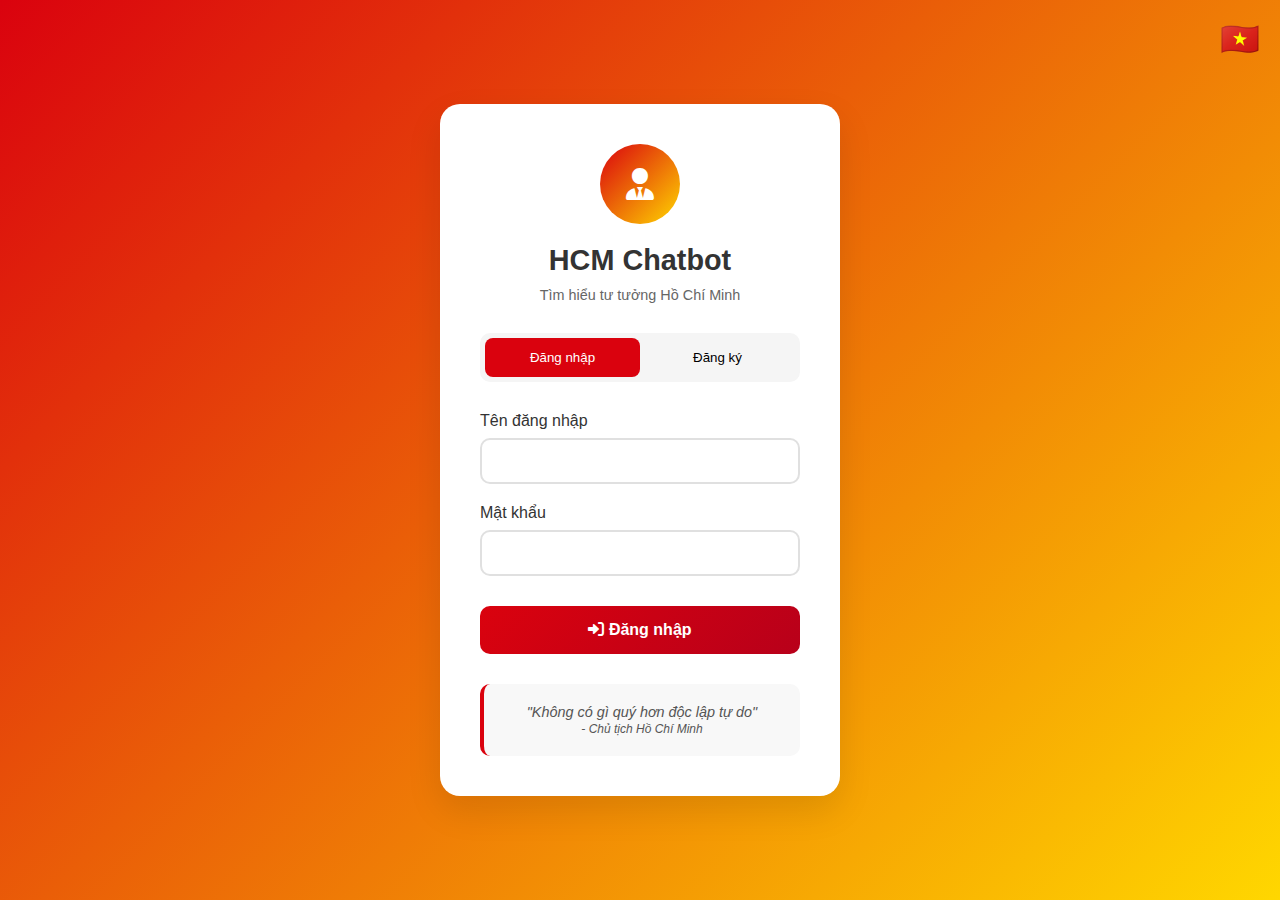
<file: frontend/admin.html>
<!DOCTYPE html>
<html lang="vi">
<head>
    <meta charset="UTF-8">
    <meta name="viewport" content="width=device-width, initial-scale=1.0">
    <title>Admin Dashboard - HCM Chatbot</title>
    <link href="https://cdnjs.cloudflare.com/ajax/libs/font-awesome/6.0.0/css/all.min.css" rel="stylesheet">
    <style>
        * {
            margin: 0;
            padding: 0;
            box-sizing: border-box;
        }

        body {
            font-family: 'Segoe UI', Tahoma, Geneva, Verdana, sans-serif;
            background: linear-gradient(135deg, #667eea 0%, #764ba2 100%);
            min-height: 100vh;
        }

        .admin-container {
            display: grid;
            grid-template-columns: 250px 1fr;
            min-height: 100vh;
        }

        /* Sidebar */
        .admin-sidebar {
            background: rgba(255, 255, 255, 0.1);
            backdrop-filter: blur(10px);
            border-right: 1px solid rgba(255, 255, 255, 0.2);
            padding: 20px;
            color: white;
        }

        .admin-header {
            text-align: center;
            margin-bottom: 30px;
            padding-bottom: 20px;
            border-bottom: 1px solid rgba(255, 255, 255, 0.2);
        }

        .admin-header h1 {
            font-size: 1.5rem;
            margin-bottom: 5px;
        }

        .admin-header p {
            opacity: 0.8;
            font-size: 0.9rem;
        }

        .admin-nav {
            list-style: none;
        }

        .admin-nav li {
            margin-bottom: 10px;
        }

        .admin-nav a {
            color: white;
            text-decoration: none;
            display: flex;
            align-items: center;
            padding: 12px 15px;
            border-radius: 8px;
            transition: all 0.3s ease;
        }

        .admin-nav a:hover, .admin-nav a.active {
            background: rgba(255, 255, 255, 0.2);
        }

        .admin-nav i {
            margin-right: 10px;
            width: 20px;
        }

        .logout-btn {
            margin-top: auto;
            padding: 12px 15px;
            background: rgba(244, 67, 54, 0.8);
            color: white;
            border: none;
            border-radius: 8px;
            cursor: pointer;
            display: flex;
            align-items: center;
            width: 100%;
            transition: all 0.3s ease;
        }

        .logout-btn:hover {
            background: rgba(244, 67, 54, 1);
        }

        /* Main Content */
        .admin-main {
            padding: 20px;
            overflow-y: auto;
        }

        .admin-content {
            max-width: 1200px;
            margin: 0 auto;
        }

        .stats-grid {
            display: grid;
            grid-template-columns: repeat(auto-fit, minmax(250px, 1fr));
            gap: 20px;
            margin-bottom: 30px;
        }

        .stat-card {
            background: rgba(255, 255, 255, 0.9);
            backdrop-filter: blur(10px);
            border-radius: 15px;
            padding: 25px;
            text-align: center;
            box-shadow: 0 8px 32px rgba(0, 0, 0, 0.1);
            border: 1px solid rgba(255, 255, 255, 0.2);
        }

        .stat-icon {
            font-size: 2.5rem;
            margin-bottom: 15px;
            opacity: 0.8;
        }

        .stat-number {
            font-size: 2rem;
            font-weight: bold;
            color: #333;
            margin-bottom: 5px;
        }

        .stat-label {
            color: #666;
            font-size: 0.9rem;
        }

        .data-section {
            background: rgba(255, 255, 255, 0.9);
            backdrop-filter: blur(10px);
            border-radius: 15px;
            padding: 25px;
            margin-bottom: 20px;
            box-shadow: 0 8px 32px rgba(0, 0, 0, 0.1);
            border: 1px solid rgba(255, 255, 255, 0.2);
        }

        .section-header {
            display: flex;
            justify-content: space-between;
            align-items: center;
            margin-bottom: 20px;
            padding-bottom: 10px;
            border-bottom: 1px solid rgba(0, 0, 0, 0.1);
        }

        .section-title {
            font-size: 1.3rem;
            color: #333;
            font-weight: 600;
        }

        .data-table {
            width: 100%;
            border-collapse: collapse;
            margin-top: 10px;
        }

        .data-table th, .data-table td {
            padding: 12px;
            text-align: left;
            border-bottom: 1px solid rgba(0, 0, 0, 0.1);
        }

        .data-table th {
            background: rgba(0, 0, 0, 0.05);
            font-weight: 600;
            color: #333;
        }

        .loading {
            text-align: center;
            padding: 40px;
            color: #666;
        }

        .loading i {
            font-size: 2rem;
            margin-bottom: 10px;
            animation: spin 1s linear infinite;
        }

        @keyframes spin {
            0% { transform: rotate(0deg); }
            100% { transform: rotate(360deg); }
        }

        /* Mobile Responsive */
        @media (max-width: 768px) {
            .admin-container {
                grid-template-columns: 1fr;
            }

            .admin-sidebar {
                display: none;
            }

            .stats-grid {
                grid-template-columns: 1fr;
            }
        }
    </style>
</head>
<body>
    <div class="admin-container">
        <!-- Sidebar -->
        <aside class="admin-sidebar">
            <div class="admin-header">
                <h1><i class="fas fa-shield-alt"></i> Admin Panel</h1>
                <p id="adminName">Administrator</p>
            </div>

            <nav>
                <ul class="admin-nav">
                    <li><a href="#dashboard" class="nav-link active" data-section="dashboard">
                        <i class="fas fa-chart-bar"></i> Dashboard
                    </a></li>
                    <li><a href="#users" class="nav-link" data-section="users">
                        <i class="fas fa-users"></i> Người dùng
                    </a></li>
                    <li><a href="#conversations" class="nav-link" data-section="conversations">
                        <i class="fas fa-comments"></i> Cuộc trò chuyện
                    </a></li>
                    <li><a href="#messages" class="nav-link" data-section="messages">
                        <i class="fas fa-comment-dots"></i> Tin nhắn
                    </a></li>
                </ul>
            </nav>

            <button class="logout-btn" onclick="logout()">
                <i class="fas fa-sign-out-alt"></i> Đăng xuất
            </button>
        </aside>

        <!-- Main Content -->
        <main class="admin-main">
            <div class="admin-content">
                <!-- Dashboard Section -->
                <section id="dashboard-section" class="content-section">
                    <div class="stats-grid">
                        <div class="stat-card">
                            <div class="stat-icon">
                                <i class="fas fa-users" style="color: #4CAF50;"></i>
                            </div>
                            <div class="stat-number" id="totalUsers">0</div>
                            <div class="stat-label">Tổng người dùng</div>
                        </div>

                        <div class="stat-card">
                            <div class="stat-icon">
                                <i class="fas fa-comments" style="color: #2196F3;"></i>
                            </div>
                            <div class="stat-number" id="totalConversations">0</div>
                            <div class="stat-label">Cuộc trò chuyện</div>
                        </div>

                        <div class="stat-card">
                            <div class="stat-icon">
                                <i class="fas fa-comment-dots" style="color: #FF9800;"></i>
                            </div>
                            <div class="stat-number" id="totalMessages">0</div>
                            <div class="stat-label">Tin nhắn</div>
                        </div>

                        <div class="stat-card">
                            <div class="stat-icon">
                                <i class="fas fa-robot" style="color: #9C27B0;"></i>
                            </div>
                            <div class="stat-number" id="aiResponses">0</div>
                            <div class="stat-label">Phản hồi AI</div>
                        </div>
                    </div>

                    <!-- Additional Chat Statistics -->
                    <div class="data-section">
                        <div class="section-header">
                            <h2 class="section-title">Thống kê chi tiết</h2>
                        </div>
                        <div class="stats-grid" style="grid-template-columns: repeat(auto-fit, minmax(200px, 1fr)); margin-bottom: 0;">
                            <div class="stat-card" style="background: linear-gradient(135deg, #4CAF50 0%, #45a049 100%); color: white;">
                                <div class="stat-icon">
                                    <i class="fas fa-calendar-day" style="color: white;"></i>
                                </div>
                                <div class="stat-number" id="messagesThisWeek">0</div>
                                <div class="stat-label">Tin nhắn tuần này</div>
                            </div>
                            <div class="stat-card" style="background: linear-gradient(135deg, #2196F3 0%, #1976D2 100%); color: white;">
                                <div class="stat-icon">
                                    <i class="fas fa-chart-line" style="color: white;"></i>
                                </div>
                                <div class="stat-number" id="avgMessagesPerConversation">0</div>
                                <div class="stat-label">TB tin nhắn/cuộc trò chuyện</div>
                            </div>
                            <div class="stat-card" style="background: linear-gradient(135deg, #FF9800 0%, #F57C00 100%); color: white;">
                                <div class="stat-icon">
                                    <i class="fas fa-users-cog" style="color: white;"></i>
                                </div>
                                <div class="stat-number" id="activeUsersThisWeek">0</div>
                                <div class="stat-label">Người dùng hoạt động tuần này</div>
                            </div>
                            <div class="stat-card" style="background: linear-gradient(135deg, #9C27B0 0%, #7B1FA2 100%); color: white;">
                                <div class="stat-icon">
                                    <i class="fas fa-brain" style="color: white;"></i>
                                </div>
                                <div class="stat-number" id="avgConfidenceScore">0%</div>
                                <div class="stat-label">Độ tin cậy TB</div>
                            </div>
                        </div>
                    </div>
                </section>

                <!-- Users Section -->
                <section id="users-section" class="content-section" style="display: none;">
                    <div class="data-section">
                        <div class="section-header">
                            <h2 class="section-title">Danh sách người dùng</h2>
                        </div>
                        <div id="usersContent">
                            <div class="loading">
                                <i class="fas fa-spinner"></i>
                                <p>Đang tải dữ liệu...</p>
                            </div>
                        </div>
                    </div>
                </section>

                <!-- Conversations Section -->
                <section id="conversations-section" class="content-section" style="display: none;">
                    <div class="data-section">
                        <div class="section-header">
                            <h2 class="section-title">Cuộc trò chuyện gần đây</h2>
                        </div>
                        <div id="conversationsContent">
                            <div class="loading">
                                <i class="fas fa-spinner"></i>
                                <p>Đang tải dữ liệu...</p>
                            </div>
                        </div>
                    </div>
                </section>

                <!-- Messages Section -->
                <section id="messages-section" class="content-section" style="display: none;">
                    <div class="data-section">
                        <div class="section-header">
                            <h2 class="section-title">Tin nhắn gần đây</h2>
                        </div>
                        <div id="messagesContent">
                            <div class="loading">
                                <i class="fas fa-spinner"></i>
                                <p>Đang tải dữ liệu...</p>
                            </div>
                        </div>
                    </div>
                </section>
            </div>
        </main>
    </div>

    <script src="admin.js"></script>
</body>
</html>
</file>
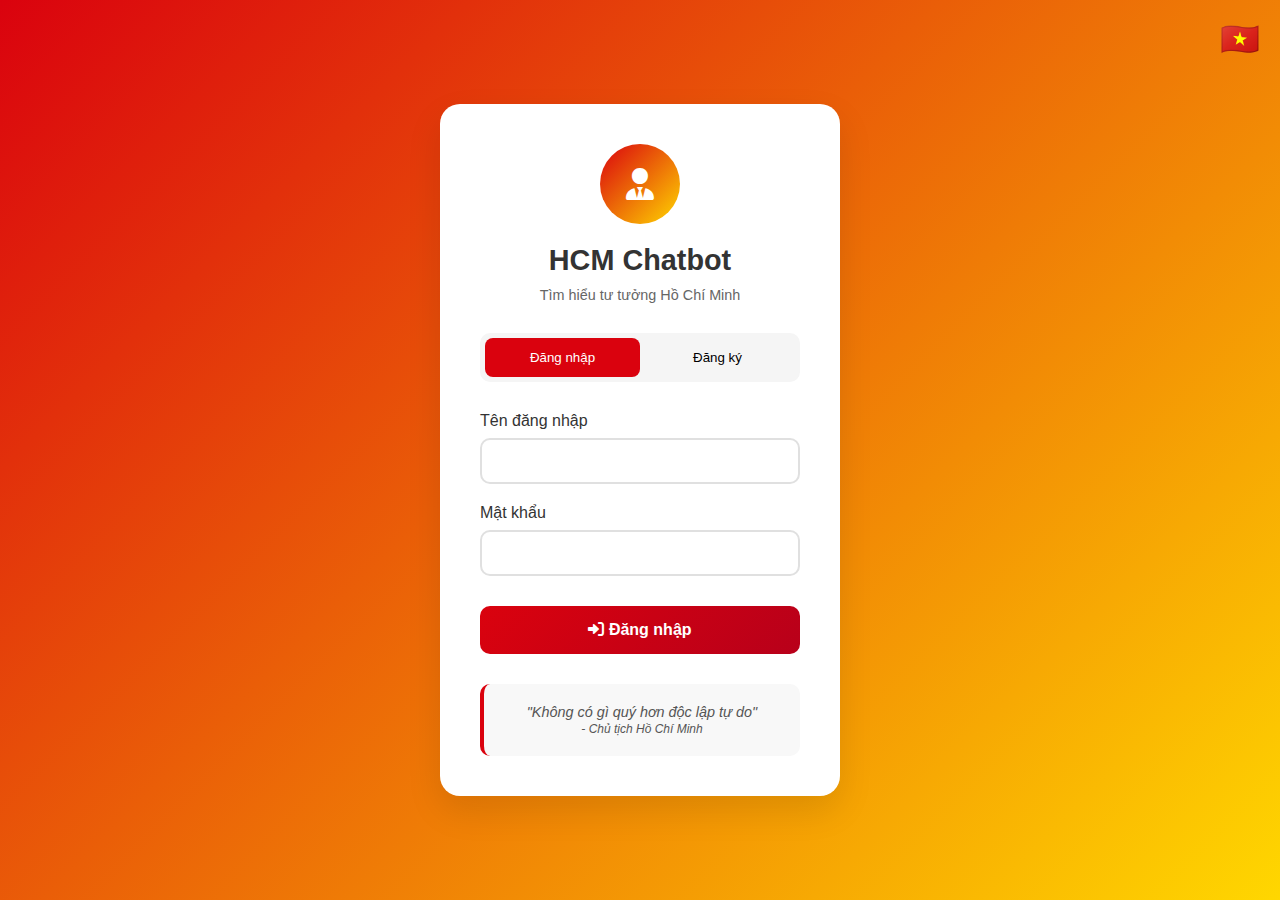
<file: frontend/auth.html>
<!DOCTYPE html>
<html lang="vi">
<head>
    <meta charset="UTF-8">
    <meta name="viewport" content="width=device-width, initial-scale=1.0">
    <title>HCM Chatbot - Đăng nhập</title>
    <link href="https://cdnjs.cloudflare.com/ajax/libs/font-awesome/6.0.0/css/all.min.css" rel="stylesheet">
    <style>
        * {
            margin: 0;
            padding: 0;
            box-sizing: border-box;
        }

        body {
            font-family: 'Segoe UI', Tahoma, Geneva, Verdana, sans-serif;
            background: linear-gradient(135deg, #da020e 0%, #ffd700 100%);
            min-height: 100vh;
            display: flex;
            align-items: center;
            justify-content: center;
            padding: 20px;
        }

        .auth-container {
            background: white;
            border-radius: 20px;
            box-shadow: 0 15px 35px rgba(0, 0, 0, 0.1);
            padding: 40px;
            width: 100%;
            max-width: 400px;
            text-align: center;
        }

        .logo {
            width: 80px;
            height: 80px;
            background: linear-gradient(135deg, #da020e, #ffd700);
            border-radius: 50%;
            margin: 0 auto 20px;
            display: flex;
            align-items: center;
            justify-content: center;
            font-size: 2rem;
            color: white;
        }

        h1 {
            color: #333;
            margin-bottom: 10px;
            font-size: 1.8rem;
        }

        .subtitle {
            color: #666;
            margin-bottom: 30px;
            font-size: 0.9rem;
        }

        .auth-tabs {
            display: flex;
            margin-bottom: 30px;
            border-radius: 10px;
            background: #f5f5f5;
            padding: 5px;
        }

        .tab {
            flex: 1;
            padding: 12px;
            background: transparent;
            border: none;
            border-radius: 8px;
            cursor: pointer;
            transition: all 0.3s ease;
            font-weight: 500;
        }

        .tab.active {
            background: #da020e;
            color: white;
        }

        .form-group {
            margin-bottom: 20px;
            text-align: left;
        }

        label {
            display: block;
            margin-bottom: 8px;
            color: #333;
            font-weight: 500;
        }

        input {
            width: 100%;
            padding: 12px 15px;
            border: 2px solid #e0e0e0;
            border-radius: 10px;
            font-size: 1rem;
            transition: border-color 0.3s ease;
        }

        input:focus {
            outline: none;
            border-color: #da020e;
        }

        .auth-btn {
            width: 100%;
            padding: 15px;
            background: linear-gradient(135deg, #da020e, #b8001a);
            color: white;
            border: none;
            border-radius: 10px;
            font-size: 1rem;
            font-weight: 600;
            cursor: pointer;
            transition: transform 0.2s ease;
            margin-top: 10px;
        }

        .auth-btn:hover {
            transform: translateY(-2px);
        }

        .auth-btn:disabled {
            opacity: 0.7;
            cursor: not-allowed;
            transform: none;
        }

        .error-message {
            background: #ffe6e6;
            color: #d32f2f;
            padding: 12px;
            border-radius: 8px;
            margin-bottom: 20px;
            font-size: 0.9rem;
            display: none;
        }

        .success-message {
            background: #e8f5e8;
            color: #2e7d32;
            padding: 12px;
            border-radius: 8px;
            margin-bottom: 20px;
            font-size: 0.9rem;
            display: none;
        }

        .loading {
            display: none;
            margin: 20px 0;
        }

        .spinner {
            width: 30px;
            height: 30px;
            border: 3px solid #f3f3f3;
            border-top: 3px solid #da020e;
            border-radius: 50%;
            animation: spin 1s linear infinite;
            margin: 0 auto;
        }

        @keyframes spin {
            0% { transform: rotate(0deg); }
            100% { transform: rotate(360deg); }
        }

        .flag-decoration {
            position: absolute;
            top: 20px;
            right: 20px;
            font-size: 2rem;
        }

        .quote {
            margin-top: 30px;
            padding: 20px;
            background: #f8f8f8;
            border-radius: 10px;
            border-left: 4px solid #da020e;
            font-style: italic;
            color: #555;
            font-size: 0.9rem;
        }

        @media (max-width: 480px) {
            .auth-container {
                padding: 30px 20px;
                margin: 10px;
            }

            .flag-decoration {
                display: none;
            }
        }
    </style>
</head>
<body>
    <div class="flag-decoration">🇻🇳</div>

    <div class="auth-container">
        <div class="logo">
            <i class="fas fa-user-tie"></i>
        </div>

        <h1>HCM Chatbot</h1>
        <p class="subtitle">Tìm hiểu tư tưởng Hồ Chí Minh</p>

        <div class="auth-tabs">
            <button class="tab active" onclick="switchTab('login')">Đăng nhập</button>
            <button class="tab" onclick="switchTab('register')">Đăng ký</button>
        </div>

        <div class="error-message" id="errorMessage"></div>
        <div class="success-message" id="successMessage"></div>

        <!-- Login Form -->
        <form id="loginForm" style="display: block;">
            <div class="form-group">
                <label for="loginUsername">Tên đăng nhập</label>
                <input type="text" id="loginUsername" required>
            </div>

            <div class="form-group">
                <label for="loginPassword">Mật khẩu</label>
                <input type="password" id="loginPassword" required>
            </div>

            <button type="submit" class="auth-btn" id="loginBtn">
                <i class="fas fa-sign-in-alt"></i> Đăng nhập
            </button>
        </form>

        <!-- Register Form -->
        <form id="registerForm" style="display: none;">
            <div class="form-group">
                <label for="registerUsername">Tên đăng nhập</label>
                <input type="text" id="registerUsername" required>
            </div>

            <div class="form-group">
                <label for="registerEmail">Email</label>
                <input type="email" id="registerEmail" required>
            </div>

            <div class="form-group">
                <label for="registerFullName">Họ và tên</label>
                <input type="text" id="registerFullName" required>
            </div>

            <div class="form-group">
                <label for="registerPassword">Mật khẩu</label>
                <input type="password" id="registerPassword" required>
            </div>

            <button type="submit" class="auth-btn" id="registerBtn">
                <i class="fas fa-user-plus"></i> Đăng ký
            </button>
        </form>

        <div class="loading" id="loading">
            <div class="spinner"></div>
            <p>Đang xử lý...</p>
        </div>

        <div class="quote">
            <p>"Không có gì quý hơn độc lập tự do"</p>
            <small>- Chủ tịch Hồ Chí Minh</small>
        </div>
    </div>

    <script>
        const API_BASE = 'http://localhost:9000/api';

        // Switch between login and register tabs
        function switchTab(tab) {
            const tabs = document.querySelectorAll('.tab');
            const loginForm = document.getElementById('loginForm');
            const registerForm = document.getElementById('registerForm');

            tabs.forEach(t => t.classList.remove('active'));

            if (tab === 'login') {
                document.querySelector('.tab:first-child').classList.add('active');
                loginForm.style.display = 'block';
                registerForm.style.display = 'none';
            } else {
                document.querySelector('.tab:last-child').classList.add('active');
                loginForm.style.display = 'none';
                registerForm.style.display = 'block';
            }

            clearMessages();
        }

        // Clear error/success messages
        function clearMessages() {
            document.getElementById('errorMessage').style.display = 'none';
            document.getElementById('successMessage').style.display = 'none';
        }

        // Show error message
        function showError(message) {
            const errorEl = document.getElementById('errorMessage');
            errorEl.textContent = message;
            errorEl.style.display = 'block';
            document.getElementById('successMessage').style.display = 'none';
        }

        // Show success message
        function showSuccess(message) {
            const successEl = document.getElementById('successMessage');
            successEl.textContent = message;
            successEl.style.display = 'block';
            document.getElementById('errorMessage').style.display = 'none';
        }

        // Show/hide loading
        function setLoading(show) {
            document.getElementById('loading').style.display = show ? 'block' : 'none';
            document.getElementById('loginBtn').disabled = show;
            document.getElementById('registerBtn').disabled = show;
        }

        // Login form handler
        document.getElementById('loginForm').addEventListener('submit', async (e) => {
            e.preventDefault();
            clearMessages();
            setLoading(true);

            const username = document.getElementById('loginUsername').value;
            const password = document.getElementById('loginPassword').value;

            try {
                const response = await fetch(`${API_BASE}/auth/login`, {
                    method: 'POST',
                    headers: {
                        'Content-Type': 'application/json',
                    },
                    body: JSON.stringify({ username, password })
                });

                const data = await response.json();

                if (response.ok && data.success) {
                    // Save token and user info
                    localStorage.setItem('token', data.data.token);
                    localStorage.setItem('user', JSON.stringify(data.data.user));

                    showSuccess('Đăng nhập thành công! Đang chuyển hướng...');

                    // Redirect to chat page
                    setTimeout(() => {
                        window.location.href = 'chat.html';
                    }, 1500);
                } else {
                    showError(data.message || 'Đăng nhập thất bại');
                }
            } catch (error) {
                console.error('Login error:', error);
                showError('Lỗi kết nối. Vui lòng thử lại.');
            } finally {
                setLoading(false);
            }
        });

        // Register form handler
        document.getElementById('registerForm').addEventListener('submit', async (e) => {
            e.preventDefault();
            clearMessages();
            setLoading(true);

            const username = document.getElementById('registerUsername').value;
            const email = document.getElementById('registerEmail').value;
            const fullName = document.getElementById('registerFullName').value;
            const password = document.getElementById('registerPassword').value;

            try {
                const response = await fetch(`${API_BASE}/auth/register`, {
                    method: 'POST',
                    headers: {
                        'Content-Type': 'application/json',
                    },
                    body: JSON.stringify({
                        username,
                        email,
                        password,
                        fullName
                    })
                });

                const data = await response.json();

                if (response.ok && data.success) {
                    showSuccess('Đăng ký thành công! Vui lòng đăng nhập.');

                    // Switch to login tab after successful registration
                    setTimeout(() => {
                        switchTab('login');
                        document.getElementById('loginUsername').value = username;
                    }, 1500);
                } else {
                    showError(data.message || 'Đăng ký thất bại');
                }
            } catch (error) {
                console.error('Register error:', error);
                showError('Lỗi kết nối. Vui lòng thử lại.');
            } finally {
                setLoading(false);
            }
        });

        // Check if user is already logged in
        window.addEventListener('load', () => {
            const token = localStorage.getItem('token');
            if (token) {
                // Verify token validity
                fetch(`${API_BASE}/auth/me`, {
                    headers: {
                        'Authorization': `Bearer ${token}`
                    }
                })
                .then(response => {
                    if (response.ok) {
                        window.location.href = 'chat.html';
                    } else {
                        // Token invalid, clear storage
                        localStorage.removeItem('token');
                        localStorage.removeItem('user');
                    }
                })
                .catch(() => {
                    // Network error, stay on auth page
                });
            }
        });
    </script>
</body>
</html>
</file>
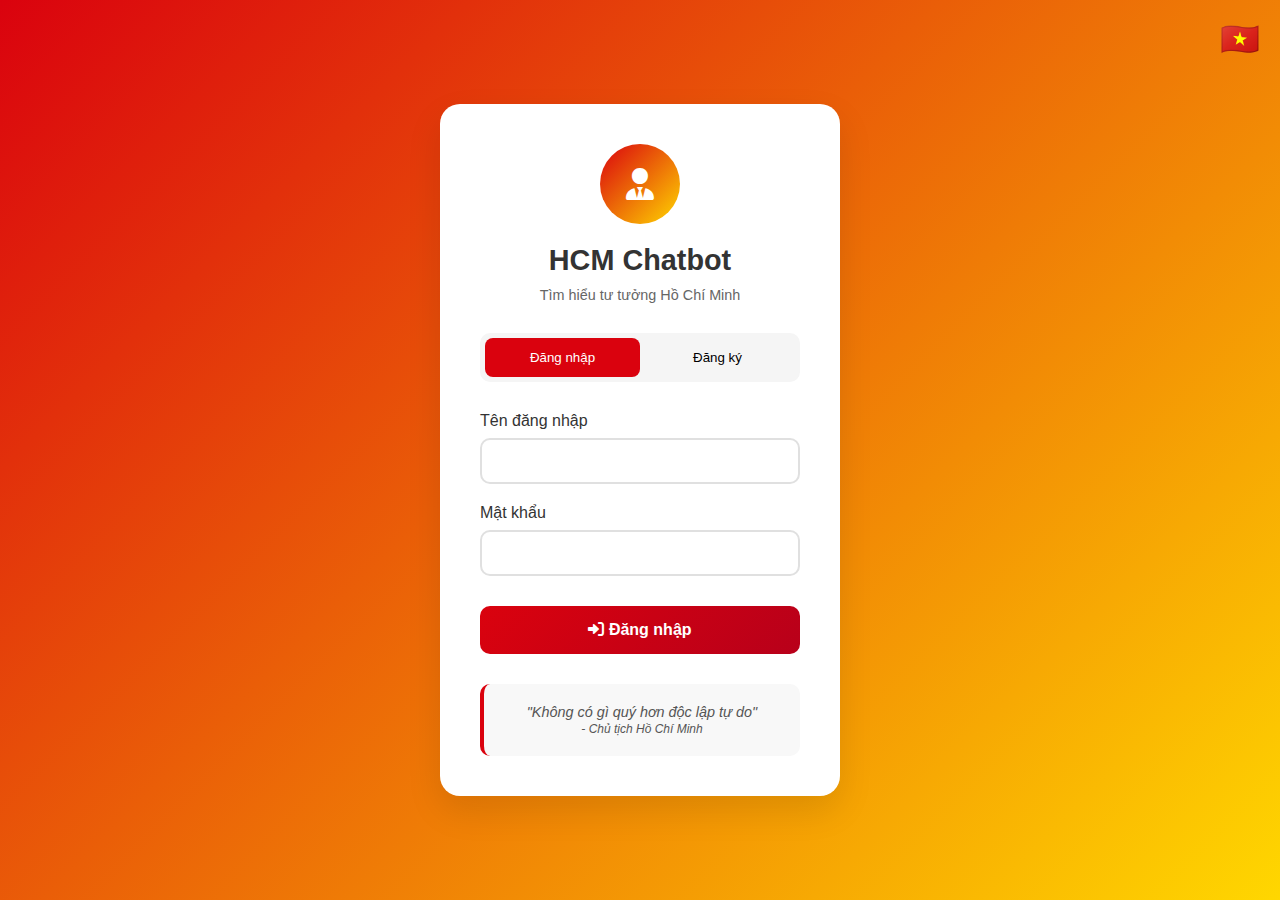
<file: frontend/chat.html>
<!DOCTYPE html>
<html lang="vi">
<head>
    <meta charset="UTF-8">
    <meta name="viewport" content="width=device-width, initial-scale=1.0">
    <title>HCM Chatbot - Chat</title>
    <link href="https://cdnjs.cloudflare.com/ajax/libs/font-awesome/6.0.0/css/all.min.css" rel="stylesheet">
    <style>
        * {
            margin: 0;
            padding: 0;
            box-sizing: border-box;
        }

        body {
            font-family: 'Segoe UI', Tahoma, Geneva, Verdana, sans-serif;
            background: #f5f5f5;
            height: 100vh;
            display: flex;
            overflow: hidden;
        }

        /* Sidebar */
        .sidebar {
            width: 300px;
            background: white;
            border-right: 1px solid #e0e0e0;
            display: flex;
            flex-direction: column;
            height: 100vh;
        }

        .sidebar-header {
            padding: 20px;
            background: linear-gradient(135deg, #da020e, #ffd700);
            color: white;
        }

        .user-info {
            display: flex;
            align-items: center;
            gap: 12px;
            margin-bottom: 15px;
        }

        .user-avatar {
            width: 40px;
            height: 40px;
            background: rgba(255,255,255,0.2);
            border-radius: 50%;
            display: flex;
            align-items: center;
            justify-content: center;
            font-size: 1.2rem;
            overflow: hidden;
            cursor: pointer;
            transition: transform 0.3s ease, box-shadow 0.3s ease;
            border: 2px solid transparent;
        }

        .user-avatar:hover {
            transform: scale(1.1);
            box-shadow: 0 8px 25px rgba(255,255,255,0.3);
        }

        .user-avatar div {
            width: 100%;
            height: 100%;
            border-radius: 50%;
            display: flex;
            align-items: center;
            justify-content: center;
            color: white;
            font-weight: bold;
            cursor: pointer;
            transition: transform 0.3s ease;
        }

        .user-avatar div:hover {
            transform: scale(1.05);
        }

        .user-avatar img {
            width: 100%;
            height: 100%;
            object-fit: cover;
        }

        .user-details h3 {
            font-size: 1.1rem;
            margin-bottom: 2px;
        }

        .user-details span {
            font-size: 0.85rem;
            opacity: 0.9;
        }

        .new-chat-btn {
            width: 100%;
            padding: 10px;
            background: rgba(255,255,255,0.2);
            color: white;
            border: 1px solid rgba(255,255,255,0.3);
            border-radius: 8px;
            cursor: pointer;
            transition: all 0.3s ease;
        }

        .new-chat-btn:hover {
            background: rgba(255,255,255,0.3);
        }

        .profile-btn {
            background: rgba(255,255,255,0.2);
            color: white;
            border: 1px solid rgba(255,255,255,0.3);
            border-radius: 50%;
            width: 32px;
            height: 32px;
            cursor: pointer;
            transition: all 0.3s ease;
            display: flex;
            align-items: center;
            justify-content: center;
            font-size: 0.9rem;
            margin-left: auto;
        }

        .profile-btn:hover {
            background: rgba(255,255,255,0.3);
            transform: scale(1.1);
        }

        /* Profile Modal */
        .profile-modal {
            display: none;
            position: fixed;
            z-index: 1000;
            left: 0;
            top: 0;
            width: 100%;
            height: 100%;
            background-color: rgba(0,0,0,0.5);
        }

        .profile-modal-content {
            background-color: white;
            margin: 2% auto;
            padding: 20px;
            border-radius: 15px;
            width: 95%;
            max-width: 500px;
            max-height: 90vh;
            overflow-y: auto;
            box-shadow: 0 10px 30px rgba(0,0,0,0.3);
            position: relative;
        }

        /* Mobile responsive */
        @media (max-width: 768px) {
            .profile-modal-content {
                margin: 1% auto;
                padding: 15px;
                width: 98%;
                max-height: 95vh;
                border-radius: 10px;
            }

            .profile-form-group input {
                padding: 10px;
                font-size: 16px; /* Prevent zoom on iOS */
            }

            .profile-buttons {
                flex-direction: column;
                gap: 10px;
            }

            .profile-btn-primary,
            .profile-btn-secondary {
                width: 100%;
                padding: 15px;
                font-size: 16px;
            }
        }

        .profile-modal-header {
            display: flex;
            justify-content: space-between;
            align-items: center;
            margin-bottom: 25px;
            padding-bottom: 15px;
            border-bottom: 2px solid #f0f0f0;
        }

        .profile-modal-header h2 {
            color: #da020e;
            margin: 0;
        }

        .close-btn {
            background: none;
            border: none;
            font-size: 1.5rem;
            cursor: pointer;
            color: #666;
        }

        .close-btn:hover {
            color: #da020e;
        }

        .profile-form-group {
            margin-bottom: 20px;
        }

        .profile-form-group label {
            display: block;
            margin-bottom: 8px;
            font-weight: bold;
            color: #333;
        }

        .profile-form-group input {
            width: 100%;
            padding: 12px;
            border: 2px solid #e0e0e0;
            border-radius: 8px;
            font-size: 16px;
            transition: border-color 0.3s ease;
        }

        .profile-form-group input:focus {
            outline: none;
            border-color: #da020e;
        }

        .profile-form-group input[readonly] {
            background-color: #f5f5f5;
            color: #666;
        }

        .profile-buttons {
            display: flex;
            gap: 15px;
            justify-content: flex-end;
            margin-top: 30px;
        }

        /* Avatar Section in Modal */
        .avatar-section-modal {
            text-align: center;
            margin-bottom: 25px;
            padding: 20px 0;
            border-bottom: 2px solid #f0f0f0;
        }

        .avatar-container-modal {
            position: relative;
            display: inline-block;
            margin-bottom: 15px;
        }

        .avatar-preview-modal {
            width: 100px;
            height: 100px;
            border-radius: 50%;
            object-fit: cover;
            border: 3px solid #667eea;
            background: linear-gradient(135deg, #667eea, #764ba2);
            display: flex;
            align-items: center;
            justify-content: center;
            color: white;
            font-size: 40px;
            font-weight: bold;
            margin: 0 auto;
            transition: all 0.3s ease;
        }

        .avatar-preview-modal:hover {
            transform: scale(1.05);
            box-shadow: 0 8px 25px rgba(102, 126, 234, 0.4);
        }

        .avatar-preview-modal img {
            width: 100%;
            height: 100%;
            border-radius: 50%;
            object-fit: cover;
        }

        .avatar-upload-btn-modal {
            position: absolute;
            bottom: 0;
            right: 0;
            background: #667eea;
            color: white;
            width: 35px;
            height: 35px;
            border-radius: 50%;
            border: 3px solid white;
            cursor: pointer;
            display: flex;
            align-items: center;
            justify-content: center;
            font-size: 16px;
            transition: all 0.3s ease;
            box-shadow: 0 4px 12px rgba(102, 126, 234, 0.3);
        }

        .avatar-upload-btn-modal:hover {
            background: #5568d3;
            transform: scale(1.1);
        }

        #modalAvatarInput {
            display: none;
        }

        .avatar-actions-modal {
            display: flex;
            gap: 10px;
            justify-content: center;
            margin-top: 10px;
        }

        .btn-delete-avatar-modal {
            background: #f44336;
            color: white;
            border: none;
            padding: 6px 16px;
            border-radius: 16px;
            cursor: pointer;
            font-size: 12px;
            transition: all 0.3s ease;
            opacity: 0;
            animation: fadeIn 0.3s ease forwards;
            animation-delay: 0.2s;
        }

        .btn-delete-avatar-modal:hover {
            background: #d32f2f;
            transform: translateY(-2px);
            box-shadow: 0 4px 12px rgba(244, 67, 54, 0.3);
        }

        .upload-progress-modal {
            width: 200px;
            height: 3px;
            background: #e0e0e0;
            border-radius: 2px;
            margin: 10px auto 0;
            overflow: hidden;
            opacity: 0;
            transition: opacity 0.3s;
        }

        .upload-progress-modal.active {
            opacity: 1;
        }

        .upload-progress-bar-modal {
            height: 100%;
            background: linear-gradient(90deg, #667eea, #764ba2);
            width: 0%;
            transition: width 0.3s ease;
            animation: shimmer 1.5s infinite;
        }

        @keyframes shimmer {
            0% { background-position: -200px 0; }
            100% { background-position: 200px 0; }
        }

        .password-section {
            margin-top: 25px;
            padding-top: 20px;
            border-top: 2px solid #f0f0f0;
        }

        .password-section h3 {
            color: #da020e;
            font-size: 18px;
            margin-bottom: 20px;
            display: flex;
            align-items: center;
            gap: 10px;
        }

        .profile-btn-primary {
            background: linear-gradient(135deg, #da020e, #ff6b6b);
            color: white;
            border: none;
            padding: 12px 20px;
            border-radius: 8px;
            cursor: pointer;
            font-weight: bold;
            transition: all 0.3s ease;
        }

        .profile-btn-primary:hover {
            background: linear-gradient(135deg, #b8000c, #e55555);
            transform: translateY(-2px);
            box-shadow: 0 8px 20px rgba(218, 2, 14, 0.3);
        }

        .profile-btn-secondary {
            background: #f0f0f0;
            color: #333;
            border: none;
            padding: 12px 20px;
            border-radius: 8px;
            cursor: pointer;
            font-weight: bold;
            transition: all 0.3s ease;
        }

        .profile-btn-secondary:hover {
            background: #e0e0e0;
            transform: translateY(-2px);
        }

        @keyframes fadeIn {
            to { opacity: 1; }
        }

        .profile-btn-primary {
            padding: 12px 24px;
            background: #da020e;
            color: white;
            border: none;
            border-radius: 8px;
            cursor: pointer;
            font-size: 16px;
            transition: background 0.3s ease;
        }

        .profile-btn-primary:hover {
            background: #b8010c;
        }

        .profile-btn-secondary {
            padding: 12px 24px;
            background: #6c757d;
            color: white;
            border: none;
            border-radius: 8px;
            cursor: pointer;
            font-size: 16px;
            transition: background 0.3s ease;
        }

        .profile-btn-secondary:hover {
            background: #545b62;
        }

        .conversations-list {
            flex: 1;
            overflow-y: auto;
            padding: 20px 0;
        }

        .conversation-item {
            padding: 15px 20px;
            cursor: pointer;
            border-bottom: 1px solid #f0f0f0;
            transition: background 0.2s ease;
            position: relative;
        }

        .conversation-item:hover {
            background: #f8f8f8;
        }

        .conversation-item.active {
            background: #e3f2fd;
            border-right: 3px solid #da020e;
        }

        .conversation-title {
            font-weight: 500;
            color: #333;
            margin-bottom: 5px;
            display: -webkit-box;
            -webkit-line-clamp: 2;
            -webkit-box-orient: vertical;
            overflow: hidden;
        }

        .conversation-meta {
            font-size: 0.8rem;
            color: #666;
            display: flex;
            justify-content: space-between;
            align-items: center;
        }

        .delete-conversation {
            position: absolute;
            top: 15px;
            right: 15px;
            color: #999;
            cursor: pointer;
            padding: 5px;
            border-radius: 4px;
            opacity: 0;
            transition: all 0.2s ease;
        }

        .conversation-item:hover .delete-conversation {
            opacity: 1;
        }

        .delete-conversation:hover {
            background: #ffebee;
            color: #f44336;
        }

        .sidebar-footer {
            padding: 20px;
            border-top: 1px solid #e0e0e0;
        }

        .logout-btn {
            width: 100%;
            padding: 12px;
            background: #f44336;
            color: white;
            border: none;
            border-radius: 8px;
            cursor: pointer;
            font-size: 0.9rem;
            transition: background 0.3s ease;
        }

        .logout-btn:hover {
            background: #d32f2f;
        }

        /* Main Chat Area */
        .chat-area {
            flex: 1;
            display: flex;
            flex-direction: column;
            height: 100vh;
        }

        .chat-header {
            padding: 20px;
            background: white;
            border-bottom: 1px solid #e0e0e0;
            display: flex;
            align-items: center;
            justify-content: space-between;
        }

        .chat-title {
            font-size: 1.3rem;
            color: #333;
            display: flex;
            align-items: center;
            gap: 10px;
        }

        .vietnam-flag {
            font-size: 1.5rem;
        }

        .status-indicator {
            display: flex;
            align-items: center;
            gap: 8px;
            padding: 8px 12px;
            background: #e8f5e8;
            border-radius: 20px;
            font-size: 0.85rem;
            color: #2e7d32;
        }

        .status-dot {
            width: 8px;
            height: 8px;
            background: #4caf50;
            border-radius: 50%;
            animation: pulse 2s infinite;
        }

        @keyframes pulse {
            0% { opacity: 1; }
            50% { opacity: 0.5; }
            100% { opacity: 1; }
        }

        .chat-messages {
            flex: 1;
            overflow-y: auto;
            padding: 20px;
            background: #fafafa;
        }

        .message {
            margin-bottom: 20px;
            display: flex;
            gap: 12px;
            animation: fadeIn 0.3s ease;
        }

        @keyframes fadeIn {
            from { opacity: 0; transform: translateY(10px); }
            to { opacity: 1; transform: translateY(0); }
        }

        .message-avatar {
            width: 40px;
            height: 40px;
            border-radius: 50%;
            display: flex;
            align-items: center;
            justify-content: center;
            font-size: 1.1rem;
            flex-shrink: 0;
        }

        .user-message .message-avatar {
            background: linear-gradient(135deg, #2196f3, #1976d2);
            color: white;
        }

        .bot-message .message-avatar {
            background: linear-gradient(135deg, #da020e, #ffd700);
            color: white;
        }

        .message-content {
            flex: 1;
            max-width: 70%;
        }

        .message-bubble {
            padding: 15px 18px;
            border-radius: 18px;
            line-height: 1.5;
            word-wrap: break-word;
        }

        .user-message .message-bubble {
            background: #2196f3;
            color: white;
            margin-left: auto;
        }

        .bot-message .message-bubble {
            background: white;
            color: #333;
            border: 1px solid #e0e0e0;
        }

        .message-sources {
            margin-top: 12px;
            padding: 12px;
            background: #f8f9fa;
            border-radius: 8px;
            border-left: 4px solid #da020e;
        }

        .message-sources h4 {
            font-size: 0.85rem;
            color: #da020e;
            margin-bottom: 8px;
        }

        .source-item {
            font-size: 0.8rem;
            color: #666;
            margin-bottom: 4px;
            padding-left: 12px;
            position: relative;
        }

        .source-item::before {
            content: "•";
            position: absolute;
            left: 0;
            color: #da020e;
        }

        .message-meta {
            margin-top: 8px;
            font-size: 0.75rem;
            color: #999;
            display: flex;
            justify-content: space-between;
            align-items: center;
        }

        .confidence-badge {
            background: #e3f2fd;
            color: #1976d2;
            padding: 2px 8px;
            border-radius: 10px;
            font-weight: 500;
        }

        .chat-input-container {
            padding: 20px;
            background: white;
            border-top: 1px solid #e0e0e0;
        }

        .chat-input-form {
            display: flex;
            gap: 12px;
            align-items: flex-end;
        }

        .input-wrapper {
            flex: 1;
            position: relative;
        }

        .chat-input {
            width: 100%;
            min-height: 50px;
            max-height: 120px;
            padding: 15px 20px;
            border: 2px solid #e0e0e0;
            border-radius: 25px;
            resize: none;
            font-family: inherit;
            font-size: 1rem;
            line-height: 1.4;
            transition: border-color 0.3s ease;
        }

        .chat-input:focus {
            outline: none;
            border-color: #da020e;
        }

        .send-button {
            width: 50px;
            height: 50px;
            background: linear-gradient(135deg, #da020e, #b8001a);
            color: white;
            border: none;
            border-radius: 50%;
            cursor: pointer;
            display: flex;
            align-items: center;
            justify-content: center;
            font-size: 1.1rem;
            transition: transform 0.2s ease;
        }

        .send-button:hover {
            transform: scale(1.05);
        }

        .send-button:disabled {
            opacity: 0.5;
            cursor: not-allowed;
            transform: none;
        }

        .typing-indicator {
            display: none;
            padding: 15px 20px;
            font-style: italic;
            color: #666;
        }

        .empty-state {
            display: flex;
            flex-direction: column;
            align-items: center;
            justify-content: center;
            height: 100%;
            text-align: center;
            color: #666;
        }

        .empty-state i {
            font-size: 4rem;
            margin-bottom: 20px;
            color: #ddd;
        }

        .empty-state h3 {
            margin-bottom: 10px;
            color: #333;
        }

        .suggestion-topics {
            display: grid;
            grid-template-columns: repeat(auto-fit, minmax(280px, 1fr));
            gap: 15px;
            margin-top: 30px;
            max-width: 600px;
        }

        .topic-btn {
            padding: 15px 20px;
            background: white;
            border: 2px solid #e0e0e0;
            border-radius: 12px;
            text-align: left;
            cursor: pointer;
            transition: all 0.3s ease;
        }

        .topic-btn:hover {
            border-color: #da020e;
            background: #fff5f5;
        }

        .topic-btn h4 {
            color: #da020e;
            margin-bottom: 5px;
            font-size: 0.9rem;
        }

        .topic-btn p {
            color: #666;
            font-size: 0.8rem;
            line-height: 1.4;
        }

        /* Loading spinner */
        .loading-spinner {
            width: 30px;
            height: 30px;
            border: 3px solid #f3f3f3;
            border-top: 3px solid #da020e;
            border-radius: 50%;
            animation: spin 1s linear infinite;
            margin: 0 auto;
        }

        @keyframes spin {
            0% { transform: rotate(0deg); }
            100% { transform: rotate(360deg); }
        }

        /* Mobile responsive */
        @media (max-width: 768px) {
            .sidebar {
                width: 280px;
                transform: translateX(-100%);
                transition: transform 0.3s ease;
                position: absolute;
                z-index: 1000;
                height: 100vh;
            }

            .sidebar.open {
                transform: translateX(0);
            }

            .mobile-overlay {
                position: fixed;
                top: 0;
                left: 0;
                right: 0;
                bottom: 0;
                background: rgba(0,0,0,0.5);
                z-index: 999;
                display: none;
            }

            .mobile-overlay.show {
                display: block;
            }

            .chat-header {
                padding-left: 60px;
            }

            .menu-toggle {
                position: absolute;
                left: 20px;
                top: 50%;
                transform: translateY(-50%);
                background: none;
                border: none;
                font-size: 1.2rem;
                cursor: pointer;
                color: #666;
            }

            .suggestion-topics {
                grid-template-columns: 1fr;
                margin-top: 20px;
            }
        }

        /* Scrollbar styling */
        .conversations-list::-webkit-scrollbar,
        .chat-messages::-webkit-scrollbar {
            width: 6px;
        }

        .conversations-list::-webkit-scrollbar-track,
        .chat-messages::-webkit-scrollbar-track {
            background: #f1f1f1;
        }

        .conversations-list::-webkit-scrollbar-thumb,
        .chat-messages::-webkit-scrollbar-thumb {
            background: #c1c1c1;
            border-radius: 3px;
        }

        .conversations-list::-webkit-scrollbar-thumb:hover,
        .chat-messages::-webkit-scrollbar-thumb:hover {
            background: #a1a1a1;
        }

        /* Image Gallery Styles - Clean & Simple */
        .image-search-result {
            margin-top: 16px;
        }

        .search-info {
            display: inline-block;
            color: #374151;
            font-size: 0.875rem;
            margin-bottom: 16px;
            padding: 8px 14px;
            background: #fef2f2;
            border-radius: 6px;
            border-left: 3px solid #dc2626;
            font-weight: 500;
        }

        .search-info strong {
            color: #dc2626;
            font-weight: 600;
        }

        .image-gallery {
            display: grid;
            grid-template-columns: repeat(3, 1fr);
            gap: 12px;
        }

        .image-item {
            position: relative;
            border-radius: 8px;
            overflow: hidden;
            background: #fff;
            transition: transform 0.2s ease, box-shadow 0.2s ease;
            cursor: pointer;
        }

        .image-item:hover {
            transform: translateY(-2px);
            box-shadow: 0 4px 12px rgba(0, 0, 0, 0.1);
        }

        .image-item a {
            text-decoration: none;
            display: block;
        }

        .image-item img {
            width: 100%;
            height: 160px;
            object-fit: cover;
            display: block;
        }

        .image-caption {
            padding: 10px;
            background: #fff;
        }

        .image-title {
            font-size: 0.8125rem;
            color: #111827;
            font-weight: 500;
            display: -webkit-box;
            -webkit-line-clamp: 2;
            -webkit-box-orient: vertical;
            overflow: hidden;
            line-height: 1.4;
            margin-bottom: 4px;
        }

        .image-source {
            font-size: 0.6875rem;
            color: #9ca3af;
            white-space: nowrap;
            overflow: hidden;
            text-overflow: ellipsis;
        }

        /* Responsive */
        @media (max-width: 768px) {
            .image-gallery {
                grid-template-columns: repeat(2, 1fr);
                gap: 10px;
            }

            .image-item img {
                height: 140px;
            }

            .image-caption {
                padding: 8px;
            }

            .image-title {
                font-size: 0.75rem;
            }

            .image-source {
                font-size: 0.625rem;
            }
        }

        @media (max-width: 480px) {
            .image-gallery {
                grid-template-columns: repeat(2, 1fr);
                gap: 8px;
            }

            .image-item img {
                height: 120px;
            }
        }
    </style>
</head>
<body>
    <div class="mobile-overlay" id="mobileOverlay"></div>

    <!-- Sidebar -->
    <div class="sidebar" id="sidebar">
        <div class="sidebar-header">
            <div class="user-info">
                <div class="user-avatar" id="userAvatar" onclick="openUserProfile()" title="Click để chỉnh sửa profile">
                    <i class="fas fa-user"></i>
                </div>
                <div class="user-details">
                    <h3 id="userName">Loading...</h3>
                    <span id="userRole">user</span>
                </div>
                <button class="profile-btn" onclick="openUserProfile()" title="Chỉnh sửa profile" id="profileButton">
                    <i class="fas fa-cog"></i>
                </button>
            </div>
            <button class="new-chat-btn" onclick="startNewChat()">
                <i class="fas fa-plus"></i> Cuộc trò chuyện mới
            </button>
        </div>

        <div class="conversations-list" id="conversationsList">
            <div style="padding: 20px; text-align: center; color: #666;">
                <div class="loading-spinner"></div>
                <p style="margin-top: 10px;">Đang tải cuộc trò chuyện...</p>
            </div>
        </div>

        <div class="sidebar-footer">
            <button class="logout-btn" onclick="logout()">
                <i class="fas fa-sign-out-alt"></i> Đăng xuất
            </button>
        </div>
    </div>

    <!-- Main Chat Area -->
    <div class="chat-area">
        <div class="chat-header">
            <button class="menu-toggle" onclick="toggleSidebar()">
                <i class="fas fa-bars"></i>
            </button>
            <div class="chat-title">
                <span class="vietnam-flag">🇻🇳</span>
                <span>Chatbot Tư Tưởng Hồ Chí Minh</span>
            </div>
            <div class="status-indicator">
                <div class="status-dot"></div>
                <span>Đã kết nối</span>
            </div>
        </div>

        <div class="chat-messages" id="chatMessages">
            <div class="empty-state" id="emptyState">
                <i class="fas fa-comments"></i>
                <h3>Chào mừng đến với HCM Chatbot!</h3>
                <p>Hãy bắt đầu cuộc trò chuyện về tư tưởng Hồ Chí Minh</p>

                <div class="suggestion-topics">
                    <button class="topic-btn" onclick="sendSuggestedMessage('Tư tưởng Hồ Chí Minh về độc lập dân tộc là gì?')">
                        <h4><i class="fas fa-star"></i> Độc lập dân tộc</h4>
                        <p>Tìm hiểu về quan điểm của Bác Hồ về độc lập và chủ quyền quốc gia</p>
                    </button>

                    <button class="topic-btn" onclick="sendSuggestedMessage('Quan điểm của Bác Hồ về đạo đức cách mạng?')">
                        <h4><i class="fas fa-heart"></i> Đạo đức cách mạng</h4>
                        <p>Khám phá những giá trị đạo đức mà Bác Hồ đề cao</p>
                    </button>

                    <button class="topic-btn" onclick="sendSuggestedMessage('Tư tưởng Hồ Chí Minh về giáo dục và văn hóa?')">
                        <h4><i class="fas fa-graduation-cap"></i> Giáo dục - Văn hóa</h4>
                        <p>Tìm hiểu về tầm nhìn giáo dục và văn hóa của Chủ tịch Hồ Chí Minh</p>
                    </button>

                    <button class="topic-btn" onclick="sendSuggestedMessage('Tầm nhìn của Bác Hồ về một Việt Nam thống nhất?')">
                        <h4><i class="fas fa-flag"></i> Thống nhất đất nước</h4>
                        <p>Khám phá ước mơ thống nhất đất nước của Bác Hồ</p>
                    </button>
                </div>
            </div>
        </div>

        <div class="typing-indicator" id="typingIndicator">
            <i class="fas fa-robot"></i> Chatbot đang suy nghĩ...
        </div>

        <div class="chat-input-container">
            <form class="chat-input-form" id="chatForm">
                <div class="input-wrapper">
                    <textarea
                        id="messageInput"
                        class="chat-input"
                        placeholder="Nhập câu hỏi về tư tưởng Hồ Chí Minh..."
                        rows="1"
                    ></textarea>
                </div>
                <button type="submit" class="send-button" id="sendButton">
                    <i class="fas fa-paper-plane"></i>
                </button>
            </form>
        </div>
    </div>

    <!-- Profile Edit Modal -->
    <div class="profile-modal" id="profileModal">
        <div class="profile-modal-content">
            <div class="profile-modal-header">
                <h2>👤 Chỉnh sửa Profile</h2>
                <button class="close-btn" onclick="closeProfileModal()">&times;</button>
            </div>

            <!-- Avatar Section -->
            <div class="avatar-section-modal">
                <div class="avatar-container-modal">
                    <div class="avatar-preview-modal" id="modalAvatarPreview">
                        <span id="modalAvatarInitial">?</span>
                    </div>
                    <label for="modalAvatarInput" class="avatar-upload-btn-modal" title="Upload avatar">
                        📷
                    </label>
                    <input type="file" id="modalAvatarInput" accept="image/jpeg,image/jpg,image/png,image/gif,image/webp">
                </div>
                <div class="upload-progress-modal" id="modalUploadProgress">
                    <div class="upload-progress-bar-modal" id="modalUploadProgressBar"></div>
                </div>
                <div class="avatar-actions-modal">
                    <button class="btn-delete-avatar-modal" id="modalDeleteAvatarBtn" style="display: none;">
                        🗑️ Xóa avatar
                    </button>
                </div>
            </div>

            <!-- Profile Form -->
            <form id="profileFormModal">
                <div class="profile-form-group">
                    <label for="profileUsername">Tên đăng nhập:</label>
                    <input type="text" id="profileUsername" readonly>
                </div>

                <div class="profile-form-group">
                    <label for="profileEmail">Email:</label>
                    <input type="email" id="profileEmail" readonly>
                </div>

                <div class="profile-form-group">
                    <label for="profileFullName">Họ và tên:</label>
                    <input type="text" id="profileFullName" placeholder="Nhập họ và tên">
                </div>

                <div class="profile-form-group">
                    <label for="profileRole">Vai trò:</label>
                    <input type="text" id="profileRole" readonly>
                </div>

                <!-- Password Change Section -->
                <div class="password-section">
                    <h3>🔒 Đổi mật khẩu</h3>
                    <div class="profile-form-group">
                        <label for="userCurrentPassword">Mật khẩu hiện tại:</label>
                        <input type="password" id="userCurrentPassword" placeholder="Nhập mật khẩu hiện tại">
                    </div>
                    <div class="profile-form-group">
                        <label for="userNewPassword">Mật khẩu mới:</label>
                        <input type="password" id="userNewPassword" placeholder="Nhập mật khẩu mới">
                    </div>
                    <div class="profile-form-group">
                        <label for="userConfirmPassword">Xác nhận mật khẩu mới:</label>
                        <input type="password" id="userConfirmPassword" placeholder="Xác nhận mật khẩu mới">
                    </div>
                </div>

                <div class="profile-buttons">
                    <button type="button" class="profile-btn-secondary" onclick="closeProfileModal()">
                        Hủy
                    </button>
                    <button type="button" class="profile-btn-secondary" onclick="changePasswordModal()">
                        🔒 Đổi mật khẩu
                    </button>
                    <button type="submit" class="profile-btn-primary">
                        ✅ Cập nhật Profile
                    </button>
                </div>
            </form>
        </div>
    </div>

    <script>
        // Profile Modal Functions
        function openUserProfile() {
            const modal = document.getElementById('profileModal');

            // Lấy thông tin user từ localStorage
            const userStr = localStorage.getItem('user');
            if (!userStr) {
                alert('Không tìm thấy thông tin người dùng!');
                return;
            }

            try {
                const user = JSON.parse(userStr);

                // Điền thông tin vào form
                document.getElementById('profileUsername').value = user.username || '';
                document.getElementById('profileEmail').value = user.email || '';
                document.getElementById('profileFullName').value = user.fullName || '';
                document.getElementById('profileRole').value = user.role || 'user';

                // Clear password fields
                document.getElementById('userCurrentPassword').value = '';
                document.getElementById('userNewPassword').value = '';
                document.getElementById('userConfirmPassword').value = '';

                // Update avatar display
                updateModalAvatar(user.avatarUrl, user.fullName || user.username);

                // Show modal
                modal.style.display = 'block';
            } catch (error) {
                console.error('Error parsing user data:', error);
                alert('Lỗi khi tải thông tin người dùng!');
            }
        }

        function closeProfileModal() {
            document.getElementById('profileModal').style.display = 'none';
        }

        function updateModalAvatar(avatarUrl, name) {
            const avatarPreview = document.getElementById('modalAvatarPreview');
            const deleteBtn = document.getElementById('modalDeleteAvatarBtn');

            if (avatarUrl && avatarUrl.trim() !== '') {
                // Check if Cloudinary URL or local URL
                let imageUrl = avatarUrl;
                if (!avatarUrl.startsWith('http')) {
                    // Local URL - prepend API base
                    imageUrl = `http://localhost:9000${avatarUrl}`;
                }

                // Show image avatar with error handling
                const img = document.createElement('img');
                img.src = imageUrl;
                img.alt = 'Avatar';
                img.style.width = '100%';
                img.style.height = '100%';
                img.style.objectFit = 'cover';
                img.style.borderRadius = '50%';
                
                img.onerror = () => {
                    showModalAvatarFallback(name);
                };
                
                img.onload = () => {
                    avatarPreview.innerHTML = '';
                    avatarPreview.appendChild(img);
                    deleteBtn.style.display = 'inline-block';
                };
            } else {
                // Show initial letter
                showModalAvatarFallback(name);
                deleteBtn.style.display = 'none';
            }
        }

        function showModalAvatarFallback(name) {
            const avatarPreview = document.getElementById('modalAvatarPreview');
            
            // Lấy chữ cái đầu từ tên
            const displayName = name || 'User';
            const initial = displayName.charAt(0).toUpperCase();
            
            // Tạo gradient background dựa trên chữ cái (same as sidebar)
            const colors = [
                'linear-gradient(135deg, #667eea, #764ba2)',  // A-B
                'linear-gradient(135deg, #f093fb, #f5576c)',  // C-D
                'linear-gradient(135deg, #4facfe, #00f2fe)',  // E-F
                'linear-gradient(135deg, #43e97b, #38f9d7)',  // G-H
                'linear-gradient(135deg, #fa709a, #fee140)',  // I-J
                'linear-gradient(135deg, #a8edea, #fed6e3)',  // K-L
                'linear-gradient(135deg, #ff9a9e, #fecfef)',  // M-N
                'linear-gradient(135deg, #ffc3a0, #ffafbd)',  // O-P
                'linear-gradient(135deg, #d299c2, #fef9d7)', // Q-R
                'linear-gradient(135deg, #89f7fe, #66a6ff)',  // S-T
                'linear-gradient(135deg, #fdbb2d, #22c1c3)',  // U-V
                'linear-gradient(135deg, #fad0c4, #ffd1ff)',  // W-X
                'linear-gradient(135deg, #ff8a80, #ea384d)',  // Y-Z
            ];
            
            const colorIndex = (initial.charCodeAt(0) - 65) % colors.length;
            const gradient = colors[colorIndex];
            
            avatarPreview.innerHTML = `<div style="width: 100%; height: 100%; border-radius: 50%; background: ${gradient}; display: flex; align-items: center; justify-content: center; color: white; font-weight: bold; font-size: 40px;">${initial}</div>`;
        }

        // Avatar Upload Functions for Modal
        function handleModalAvatarUpload(file) {
            if (!file) return;

            // Validate file
            const validTypes = ['image/jpeg', 'image/jpg', 'image/png', 'image/gif', 'image/webp'];
            if (!validTypes.includes(file.type)) {
                alert('Chỉ chấp nhận file ảnh (jpg, png, gif, webp)');
                return;
            }

            if (file.size > 5 * 1024 * 1024) {
                alert('Kích thước file tối đa 5MB');
                return;
            }

            // Show upload progress
            const progressContainer = document.getElementById('modalUploadProgress');
            const progressBar = document.getElementById('modalUploadProgressBar');
            progressContainer.classList.add('active');
            progressBar.style.width = '0%';

            // Create FormData
            const formData = new FormData();
            formData.append('avatar', file);

            const user = JSON.parse(localStorage.getItem('user'));
            const token = localStorage.getItem('token');

            // Upload with progress
            const xhr = new XMLHttpRequest();

            xhr.upload.addEventListener('progress', (e) => {
                if (e.lengthComputable) {
                    const percentComplete = (e.loaded / e.total) * 100;
                    progressBar.style.width = percentComplete + '%';
                }
            });

            xhr.addEventListener('load', async () => {
                progressContainer.classList.remove('active');

                if (xhr.status === 200) {
                    const result = JSON.parse(xhr.responseText);

                    // Update avatar display in modal
                    updateModalAvatar(result.data.avatarUrl, user.fullName || user.username);

                    // Update user data in localStorage
                    user.avatarUrl = result.data.avatarUrl;
                    localStorage.setItem('user', JSON.stringify(user));

                    // Update avatar in sidebar với gradient đẹp
                    if (window.chatApp) {
                        window.chatApp.updateAvatar();
                    }

                    alert('✅ Upload avatar thành công!');
                } else {
                    alert('❌ Upload thất bại');
                }
            });

            xhr.addEventListener('error', () => {
                progressContainer.classList.remove('active');
                alert('❌ Upload thất bại');
            });

            xhr.open('POST', `http://localhost:9000/api/users/${user.id}/upload-avatar`);
            xhr.setRequestHeader('Authorization', `Bearer ${token}`);
            xhr.send(formData);
        }

        function deleteModalAvatar() {
            if (!confirm('Bạn có chắc muốn xóa avatar?')) return;

            const user = JSON.parse(localStorage.getItem('user'));
            const token = localStorage.getItem('token');

            fetch(`http://localhost:9000/api/users/${user.id}/avatar`, {
                method: 'DELETE',
                headers: {
                    'Authorization': `Bearer ${token}`
                }
            })
            .then(response => response.json())
            .then(result => {
                if (result.success) {
                    // Update display
                    updateModalAvatar(null, user.fullName || user.username);

                    // Update user data
                    user.avatarUrl = null;
                    localStorage.setItem('user', JSON.stringify(user));

                    // Update avatar in sidebar với gradient đẹp
                    if (window.chatApp) {
                        window.chatApp.updateAvatar();
                    }

                    alert('✅ Đã xóa avatar');
                } else {
                    alert('❌ Xóa avatar thất bại');
                }
            })
            .catch(error => {
                console.error('Delete avatar error:', error);
                alert('❌ Xóa avatar thất bại');
            });
        }

        function updateProfileModal() {
            const user = JSON.parse(localStorage.getItem('user'));
            const token = localStorage.getItem('token');
            
            const fullName = document.getElementById('profileFullName').value.trim();

            fetch(`http://localhost:9000/api/users/${user.id}`, {
                method: 'PUT',
                headers: {
                    'Authorization': `Bearer ${token}`,
                    'Content-Type': 'application/json'
                },
                body: JSON.stringify({
                    fullName: fullName,
                    avatarUrl: user.avatarUrl
                })
            })
            .then(response => response.json())
            .then(result => {
                if (result.success) {
                    // Update localStorage
                    user.fullName = fullName;
                    localStorage.setItem('user', JSON.stringify(user));

                    // Update sidebar display
                    if (window.chatApp) {
                        document.getElementById('userName').textContent = user.fullName || user.username;
                    }

                    alert('✅ Cập nhật thành công!');
                    closeProfileModal();
                } else {
                    alert('❌ Cập nhật thất bại');
                }
            })
            .catch(error => {
                console.error('Update profile error:', error);
                alert('❌ Cập nhật thất bại');
            });
        }

        function changePasswordModal() {
            const user = JSON.parse(localStorage.getItem('user'));
            const token = localStorage.getItem('token');
            
            const currentPassword = document.getElementById('userCurrentPassword').value;
            const newPassword = document.getElementById('userNewPassword').value;
            const confirmPassword = document.getElementById('userConfirmPassword').value;

            if (!currentPassword || !newPassword || !confirmPassword) {
                alert('Vui lòng điền đầy đủ thông tin!');
                return;
            }

            if (newPassword !== confirmPassword) {
                alert('Mật khẩu xác nhận không khớp!');
                return;
            }

            if (newPassword.length < 6) {
                alert('Mật khẩu mới phải có ít nhất 6 ký tự!');
                return;
            }

            fetch(`http://localhost:9000/api/users/${user.id}/change-password`, {
                method: 'PUT',
                headers: {
                    'Authorization': `Bearer ${token}`,
                    'Content-Type': 'application/json'
                },
                body: JSON.stringify({
                    currentPassword: currentPassword,
                    newPassword: newPassword
                })
            })
            .then(response => response.json())
            .then(result => {
                if (result.success) {
                    alert('✅ Đổi mật khẩu thành công!');
                    // Clear password fields
                    document.getElementById('userCurrentPassword').value = '';
                    document.getElementById('userNewPassword').value = '';
                    document.getElementById('userConfirmPassword').value = '';
                } else {
                    alert('❌ Đổi mật khẩu thất bại: ' + result.message);
                }
            })
            .catch(error => {
                console.error('Change password error:', error);
                alert('❌ Đổi mật khẩu thất bại');
            });
        }

        // Bind modal events when DOM is loaded
        document.addEventListener('DOMContentLoaded', function() {
            // Avatar upload
            document.getElementById('modalAvatarInput').addEventListener('change', (e) => {
                handleModalAvatarUpload(e.target.files[0]);
            });

            // Delete avatar button
            document.getElementById('modalDeleteAvatarBtn').addEventListener('click', () => {
                deleteModalAvatar();
            });

            // Profile form submit
            document.getElementById('profileFormModal').addEventListener('submit', (e) => {
                e.preventDefault();
                updateProfileModal();
            });

            // Close modal when clicking outside
            document.getElementById('profileModal').addEventListener('click', (e) => {
                if (e.target.id === 'profileModal') {
                    closeProfileModal();
                }
            });
        });
    </script>
    <script src="chat.js"></script>
</body>
</html>
</file>
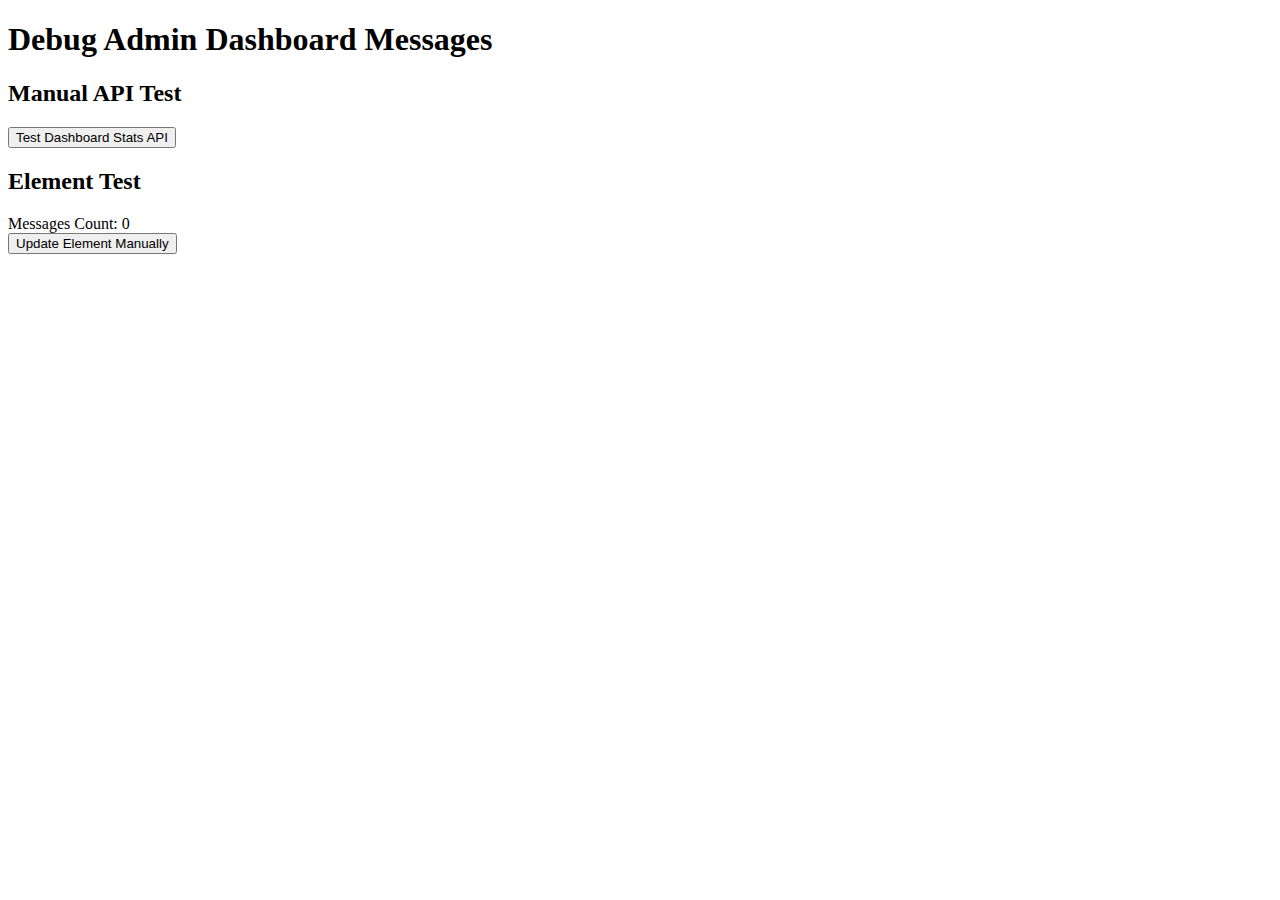
<file: frontend/debug-admin.html>
<!DOCTYPE html>
<html>
<head>
    <title>Debug Admin Dashboard Messages</title>
</head>
<body>
    <h1>Debug Admin Dashboard Messages</h1>

    <div>
        <h2>Manual API Test</h2>
        <button onclick="testAPI()">Test Dashboard Stats API</button>
        <div id="apiResult"></div>
    </div>

    <div>
        <h2>Element Test</h2>
        <div>Messages Count: <span id="totalMessages">0</span></div>
        <button onclick="updateElement()">Update Element Manually</button>
    </div>

    <script>
    let token = null;

    async function testAPI() {
        const result = document.getElementById('apiResult');

        try {
            console.log('Starting API test...');

            // First login
            const loginResponse = await fetch('http://localhost:9000/api/auth/login', {
                method: 'POST',
                headers: {
                    'Content-Type': 'application/json'
                },
                body: JSON.stringify({
                    username: 'admin',
                    password: 'admin123'
                })
            });

            const loginData = await loginResponse.json();
            console.log('Login response:', loginData);

            if (!loginData.success) {
                result.innerHTML = '<p style="color: red;">Login failed: ' + loginData.message + '</p>';
                return;
            }

            token = loginData.data.token;
            result.innerHTML = '<p style="color: green;">Login successful!</p>';

            // Test dashboard stats
            const statsResponse = await fetch('http://localhost:9000/api/dashboard/stats', {
                method: 'GET',
                headers: {
                    'Authorization': 'Bearer ' + token,
                    'Content-Type': 'application/json'
                }
            });

            const statsData = await statsResponse.json();
            console.log('Stats response:', statsData);

            if (statsData.success) {
                const stats = statsData.data;
                result.innerHTML += '<h3>API Response:</h3>';
                result.innerHTML += '<p>totalMessages: ' + stats.totalMessages + '</p>';
                result.innerHTML += '<p>totalUsers: ' + stats.totalUsers + '</p>';
                result.innerHTML += '<p>totalConversations: ' + stats.totalConversations + '</p>';
                result.innerHTML += '<pre>' + JSON.stringify(statsData, null, 2) + '</pre>';

                // Try to update the element
                console.log('Trying to update totalMessages element...');
                const element = document.getElementById('totalMessages');
                console.log('Element found:', element);
                console.log('Setting textContent to:', stats.totalMessages);
                element.textContent = stats.totalMessages || 0;
                console.log('Element textContent after update:', element.textContent);

            } else {
                result.innerHTML += '<p style="color: red;">Stats failed: ' + statsData.message + '</p>';
            }

        } catch (error) {
            console.error('Error:', error);
            result.innerHTML = '<p style="color: red;">Error: ' + error.message + '</p>';
        }
    }

    function updateElement() {
        const element = document.getElementById('totalMessages');
        element.textContent = '999';
        console.log('Updated element manually to 999');
    }
    </script>
</body>
</html>
</file>
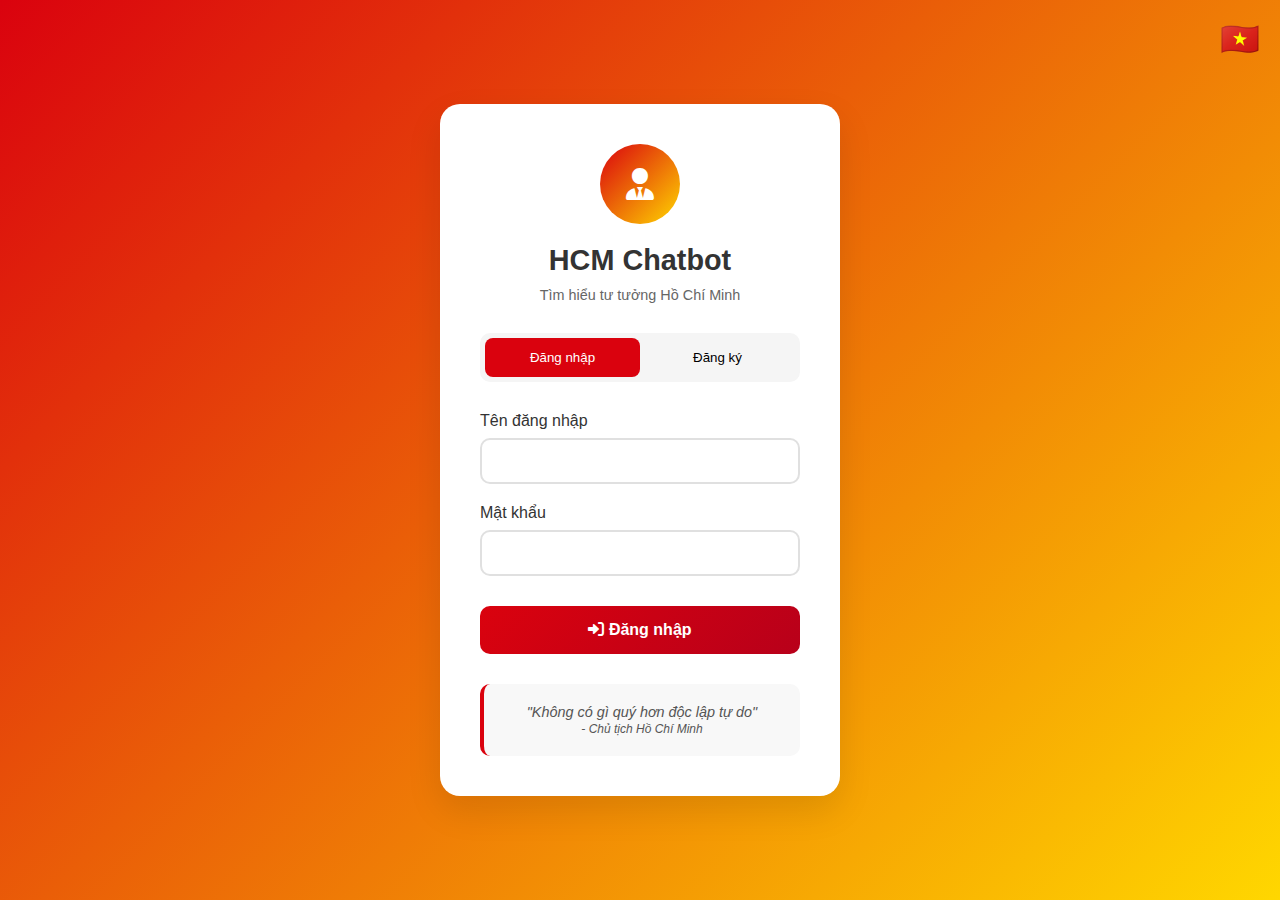
<file: frontend/profile.html>
<!DOCTYPE html>
<html lang="vi">
<head>
    <meta charset="UTF-8">
    <meta name="viewport" content="width=device-width, initial-scale=1.0">
    <title>User Profile - HCM Chatbot</title>
    <style>
        * {
            margin: 0;
            padding: 0;
            box-sizing: border-box;
        }

        body {
            font-family: -apple-system, BlinkMacSystemFont, 'Segoe UI', Roboto, Oxygen, Ubuntu, Cantarell, sans-serif;
            background: linear-gradient(135deg, #667eea 0%, #764ba2 100%);
            min-height: 100vh;
            display: flex;
            align-items: center;
            justify-content: center;
            padding: 20px;
        }

        .profile-container {
            background: white;
            border-radius: 24px;
            box-shadow: 0 20px 60px rgba(0, 0, 0, 0.3);
            max-width: 500px;
            width: 100%;
            padding: 40px;
            animation: slideUp 0.5s ease-out;
        }

        @keyframes slideUp {
            from {
                opacity: 0;
                transform: translateY(30px);
            }
            to {
                opacity: 1;
                transform: translateY(0);
            }
        }

        .profile-header {
            text-align: center;
            margin-bottom: 40px;
        }

        .profile-header h1 {
            color: #333;
            font-size: 28px;
            margin-bottom: 8px;
        }

        .profile-header p {
            color: #666;
            font-size: 14px;
        }

        .avatar-section {
            text-align: center;
            margin-bottom: 40px;
        }

        .avatar-container {
            position: relative;
            display: inline-block;
            margin-bottom: 20px;
        }

        .avatar-preview {
            width: 150px;
            height: 150px;
            border-radius: 50%;
            object-fit: cover;
            border: 5px solid #667eea;
            background: linear-gradient(135deg, #667eea, #764ba2);
            display: flex;
            align-items: center;
            justify-content: center;
            color: white;
            font-size: 60px;
            font-weight: bold;
            transition: all 0.3s ease;
        }

        .avatar-preview:hover {
            transform: scale(1.05);
            box-shadow: 0 10px 30px rgba(102, 126, 234, 0.4);
        }

        .avatar-preview img {
            width: 100%;
            height: 100%;
            border-radius: 50%;
            object-fit: cover;
        }

        .avatar-upload-btn {
            position: absolute;
            bottom: 0;
            right: 0;
            background: #667eea;
            color: white;
            width: 45px;
            height: 45px;
            border-radius: 50%;
            border: 3px solid white;
            cursor: pointer;
            display: flex;
            align-items: center;
            justify-content: center;
            font-size: 20px;
            transition: all 0.3s ease;
        }

        .avatar-upload-btn:hover {
            background: #5568d3;
            transform: scale(1.1);
        }

        .avatar-upload-btn:active {
            transform: scale(0.95);
        }

        #avatarInput {
            display: none;
        }

        .avatar-actions {
            display: flex;
            gap: 10px;
            justify-content: center;
            margin-top: 15px;
        }

        .btn-delete-avatar {
            background: #f44336;
            color: white;
            border: none;
            padding: 8px 20px;
            border-radius: 20px;
            cursor: pointer;
            font-size: 14px;
            transition: all 0.3s ease;
            opacity: 0;
            animation: fadeIn 0.3s ease forwards;
            animation-delay: 0.2s;
        }

        .btn-delete-avatar:hover {
            background: #d32f2f;
            transform: translateY(-2px);
            box-shadow: 0 5px 15px rgba(244, 67, 54, 0.3);
        }

        @keyframes fadeIn {
            to { opacity: 1; }
        }

        .form-group {
            margin-bottom: 25px;
            animation: slideInLeft 0.5s ease-out;
        }

        @keyframes slideInLeft {
            from {
                opacity: 0;
                transform: translateX(-20px);
            }
            to {
                opacity: 1;
                transform: translateX(0);
            }
        }

        .form-group label {
            display: block;
            color: #333;
            font-weight: 500;
            margin-bottom: 8px;
            font-size: 14px;
        }

        .form-group input {
            width: 100%;
            padding: 12px 16px;
            border: 2px solid #e0e0e0;
            border-radius: 12px;
            font-size: 15px;
            transition: all 0.3s ease;
            background: #f8f9fa;
        }

        .form-group input:focus {
            outline: none;
            border-color: #667eea;
            background: white;
            transform: translateY(-2px);
            box-shadow: 0 5px 20px rgba(102, 126, 234, 0.2);
        }

        .form-group input:disabled {
            background: #f0f0f0;
            cursor: not-allowed;
        }

        .user-info {
            background: linear-gradient(135deg, #667eea10, #764ba210);
            padding: 20px;
            border-radius: 12px;
            margin-bottom: 25px;
        }

        .user-info-item {
            display: flex;
            justify-content: space-between;
            padding: 8px 0;
            border-bottom: 1px solid #e0e0e0;
        }

        .user-info-item:last-child {
            border-bottom: none;
        }

        .user-info-label {
            color: #666;
            font-size: 14px;
        }

        .user-info-value {
            color: #333;
            font-weight: 500;
            font-size: 14px;
        }

        .role-badge {
            display: inline-block;
            padding: 4px 12px;
            border-radius: 12px;
            font-size: 12px;
            font-weight: 600;
        }

        .role-admin {
            background: #ff6b6b;
            color: white;
        }

        .role-user {
            background: #4ecdc4;
            color: white;
        }

        .btn-group {
            display: flex;
            gap: 12px;
            margin-top: 30px;
        }

        .btn {
            flex: 1;
            padding: 14px;
            border: none;
            border-radius: 12px;
            font-size: 15px;
            font-weight: 600;
            cursor: pointer;
            transition: all 0.3s ease;
            position: relative;
            overflow: hidden;
        }

        .btn::before {
            content: '';
            position: absolute;
            top: 50%;
            left: 50%;
            width: 0;
            height: 0;
            border-radius: 50%;
            background: rgba(255, 255, 255, 0.3);
            transform: translate(-50%, -50%);
            transition: width 0.6s, height 0.6s;
        }

        .btn:active::before {
            width: 300px;
            height: 300px;
        }

        .btn-primary {
            background: linear-gradient(135deg, #667eea, #764ba2);
            color: white;
        }

        .btn-primary:hover {
            transform: translateY(-2px);
            box-shadow: 0 10px 30px rgba(102, 126, 234, 0.4);
        }

        .btn-secondary {
            background: #f0f0f0;
            color: #333;
        }

        .btn-secondary:hover {
            background: #e0e0e0;
            transform: translateY(-2px);
        }

        .btn:disabled {
            opacity: 0.5;
            cursor: not-allowed;
            transform: none !important;
        }

        .loading-overlay {
            position: fixed;
            top: 0;
            left: 0;
            right: 0;
            bottom: 0;
            background: rgba(0, 0, 0, 0.5);
            display: none;
            align-items: center;
            justify-content: center;
            z-index: 1000;
        }

        .loading-overlay.active {
            display: flex;
        }

        .spinner {
            width: 50px;
            height: 50px;
            border: 4px solid rgba(255, 255, 255, 0.3);
            border-top-color: white;
            border-radius: 50%;
            animation: spin 0.8s linear infinite;
        }

        @keyframes spin {
            to { transform: rotate(360deg); }
        }

        .notification {
            position: fixed;
            top: 20px;
            right: 20px;
            padding: 16px 24px;
            border-radius: 12px;
            color: white;
            font-weight: 500;
            transform: translateX(400px);
            transition: transform 0.3s ease;
            z-index: 1001;
            box-shadow: 0 10px 30px rgba(0, 0, 0, 0.3);
        }

        .notification.show {
            transform: translateX(0);
        }

        .notification.success {
            background: linear-gradient(135deg, #667eea, #764ba2);
        }

        .notification.error {
            background: linear-gradient(135deg, #f44336, #e91e63);
        }

        /* Responsive */
        @media (max-width: 600px) {
            .profile-container {
                padding: 30px 20px;
            }

            .avatar-preview {
                width: 120px;
                height: 120px;
                font-size: 48px;
            }

            .btn-group {
                flex-direction: column;
            }
        }

        /* Avatar upload progress */
        .upload-progress {
            width: 100%;
            height: 4px;
            background: #e0e0e0;
            border-radius: 2px;
            margin-top: 10px;
            overflow: hidden;
            opacity: 0;
            transition: opacity 0.3s;
        }

        .upload-progress.active {
            opacity: 1;
        }

        .upload-progress-bar {
            height: 100%;
            background: linear-gradient(90deg, #667eea, #764ba2);
            width: 0%;
            transition: width 0.3s ease;
            animation: shimmer 1.5s infinite;
        }

        @keyframes shimmer {
            0% { background-position: -200px 0; }
            100% { background-position: 200px 0; }
        }
    </style>
</head>
<body>
    <div class="loading-overlay" id="loadingOverlay">
        <div class="spinner"></div>
    </div>

    <div class="notification" id="notification"></div>

    <div class="profile-container">
        <div class="profile-header">
            <h1>👤 Hồ sơ cá nhân</h1>
            <p>Quản lý thông tin tài khoản của bạn</p>
        </div>

        <div class="avatar-section">
            <div class="avatar-container">
                <div class="avatar-preview" id="avatarPreview">
                    <span id="avatarInitial">?</span>
                </div>
                <label for="avatarInput" class="avatar-upload-btn" title="Upload avatar">
                    📷
                </label>
                <input type="file" id="avatarInput" accept="image/jpeg,image/jpg,image/png,image/gif,image/webp">
            </div>
            <div class="upload-progress" id="uploadProgress">
                <div class="upload-progress-bar" id="uploadProgressBar"></div>
            </div>
            <div class="avatar-actions">
                <button class="btn-delete-avatar" id="deleteAvatarBtn" style="display: none;">
                    🗑️ Xóa avatar
                </button>
            </div>
        </div>

        <div class="user-info">
            <div class="user-info-item">
                <span class="user-info-label">Username</span>
                <span class="user-info-value" id="displayUsername">-</span>
            </div>
            <div class="user-info-item">
                <span class="user-info-label">Email</span>
                <span class="user-info-value" id="displayEmail">-</span>
            </div>
            <div class="user-info-item">
                <span class="user-info-label">Vai trò</span>
                <span class="user-info-value">
                    <span class="role-badge" id="displayRole">user</span>
                </span>
            </div>
            <div class="user-info-item">
                <span class="user-info-label">Tổng tin nhắn</span>
                <span class="user-info-value" id="displayMessages">0</span>
            </div>
            <div class="user-info-item">
                <span class="user-info-label">Cuộc trò chuyện</span>
                <span class="user-info-value" id="displayConversations">0</span>
            </div>
        </div>

        <form id="profileForm">
            <div class="form-group">
                <label for="fullName">Họ và tên</label>
                <input type="text" id="fullName" placeholder="Nhập họ và tên">
            </div>

            <div class="btn-group">
                <button type="submit" class="btn btn-primary">
                    💾 Lưu thay đổi
                </button>
                <button type="button" class="btn btn-secondary" onclick="window.location.href='chat.html'">
                    ← Quay lại chat
                </button>
            </div>
        </form>
    </div>

    <script src="profile.js"></script>
</body>
</html>
</file>
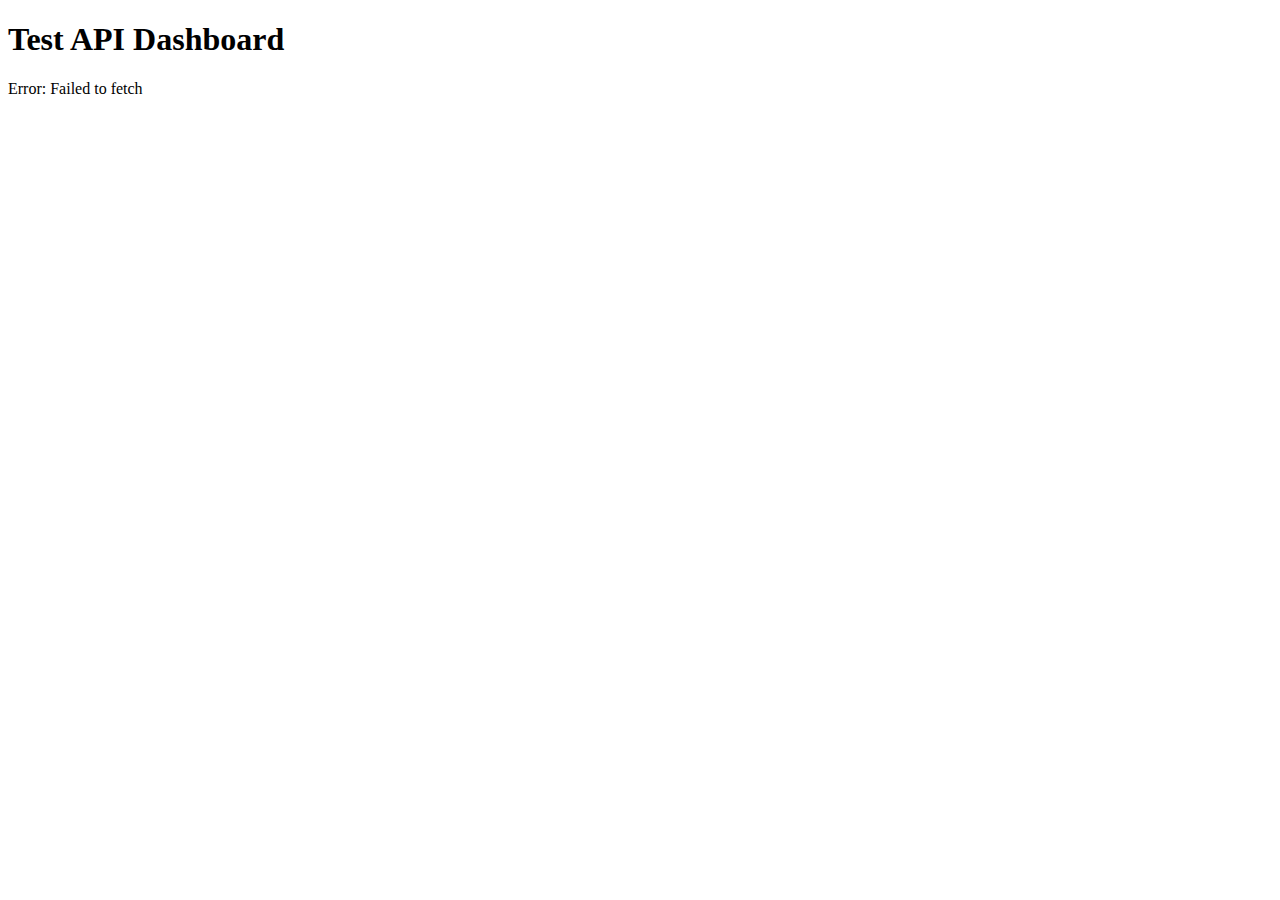
<file: frontend/test-api.html>
<!DOCTYPE html>
<html>
<head>
    <title>Test API Dashboard</title>
</head>
<body>
    <h1>Test API Dashboard</h1>
    <div id="results"></div>

    <script>
    async function testAPI() {
        const results = document.getElementById('results');

        try {
            // Test login first
            console.log('Testing login...');
            const loginResponse = await fetch('http://localhost:9000/api/auth/login', {
                method: 'POST',
                headers: {
                    'Content-Type': 'application/json'
                },
                body: JSON.stringify({
                    username: 'admin',
                    password: 'admin123'
                })
            });

            const loginData = await loginResponse.json();
            console.log('Login response:', loginData);

            if (!loginData.success) {
                results.innerHTML = '<p>Login failed!</p>';
                return;
            }

            const token = loginData.data.token;
            results.innerHTML = '<p>Login successful! Token: ' + token.substring(0, 20) + '...</p>';

            // Test dashboard stats
            console.log('Testing dashboard stats...');
            const statsResponse = await fetch('http://localhost:9000/api/dashboard/stats', {
                method: 'GET',
                headers: {
                    'Authorization': 'Bearer ' + token,
                    'Content-Type': 'application/json'
                }
            });

            const statsData = await statsResponse.json();
            console.log('Stats response:', statsData);

            if (statsData.success) {
                const stats = statsData.data;
                results.innerHTML += '<h2>Dashboard Stats:</h2>';
                results.innerHTML += '<p>Total Users: ' + stats.totalUsers + '</p>';
                results.innerHTML += '<p>Total Conversations: ' + stats.totalConversations + '</p>';
                results.innerHTML += '<p>Total Messages: ' + stats.totalMessages + '</p>';
                results.innerHTML += '<p>Messages Today: ' + stats.messagesToday + '</p>';
            } else {
                results.innerHTML += '<p>Stats failed: ' + statsData.message + '</p>';
            }

            // Test messages
            console.log('Testing messages...');
            const messagesResponse = await fetch('http://localhost:9000/api/dashboard/messages', {
                method: 'GET',
                headers: {
                    'Authorization': 'Bearer ' + token,
                    'Content-Type': 'application/json'
                }
            });

            const messagesData = await messagesResponse.json();
            console.log('Messages response:', messagesData);

            if (messagesData.success) {
                const messages = messagesData.data || [];
                results.innerHTML += '<h2>Messages:</h2>';
                results.innerHTML += '<p>Message count: ' + messages.length + '</p>';

                if (messages.length > 0) {
                    results.innerHTML += '<ul>';
                    messages.slice(0, 5).forEach(msg => {
                        results.innerHTML += '<li>' + msg.role + ': ' + msg.content.substring(0, 50) + '... (by: ' + (msg.username || 'N/A') + ')</li>';
                    });
                    results.innerHTML += '</ul>';
                }
            } else {
                results.innerHTML += '<p>Messages failed: ' + messagesData.message + '</p>';
            }

        } catch (error) {
            console.error('Error:', error);
            results.innerHTML += '<p>Error: ' + error.message + '</p>';
        }
    }

    // Run test automatically
    testAPI();
    </script>
</body>
</html>
</file>
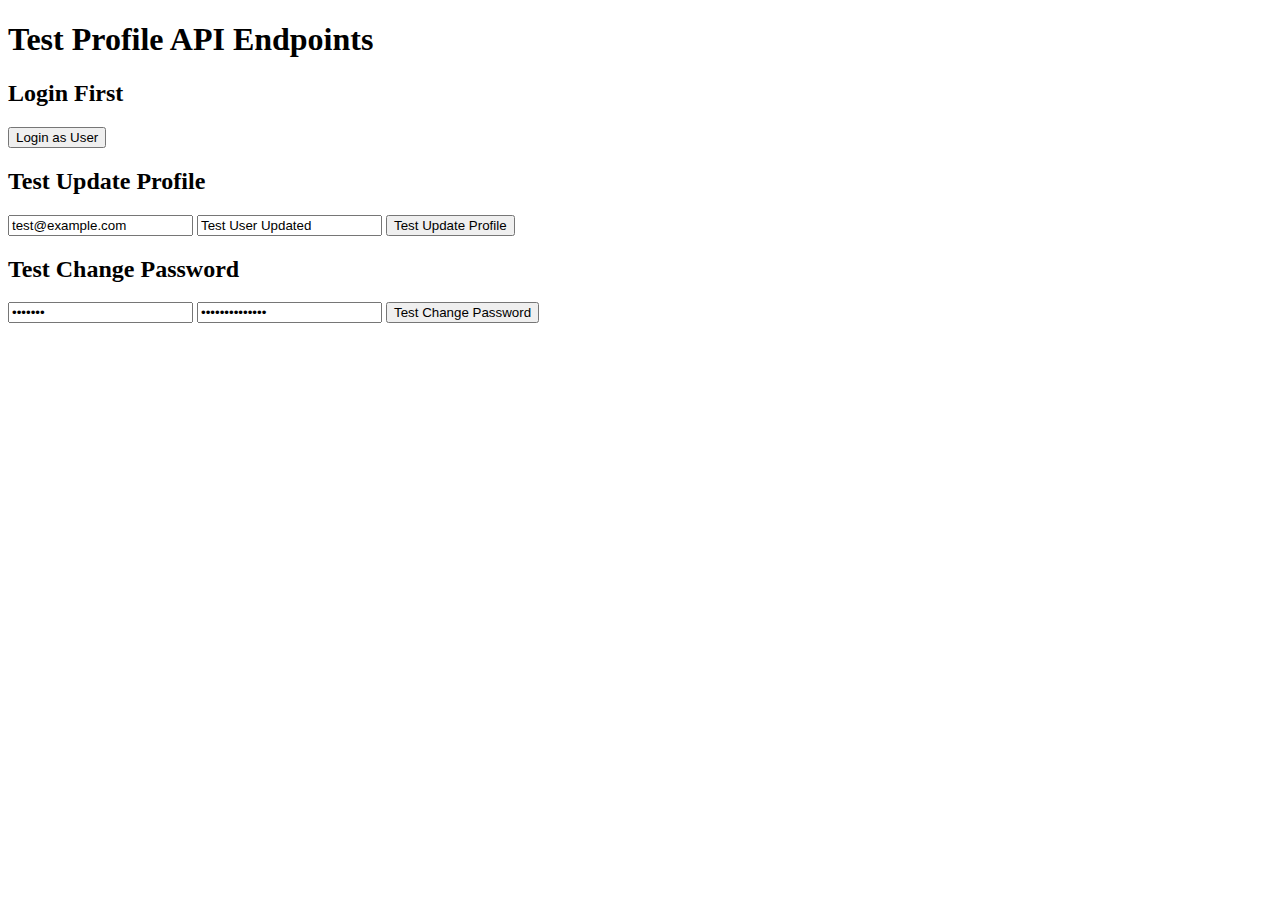
<file: frontend/test-profile-api.html>
<!DOCTYPE html>
<html>
<head>
    <title>Test Profile API</title>
</head>
<body>
    <h1>Test Profile API Endpoints</h1>

    <div>
        <h2>Login First</h2>
        <button onclick="testLogin()">Login as User</button>
        <div id="loginResult"></div>
    </div>

    <div>
        <h2>Test Update Profile</h2>
        <input type="email" id="testEmail" placeholder="New Email" value="test@example.com">
        <input type="text" id="testFullName" placeholder="New Full Name" value="Test User Updated">
        <button onclick="testUpdateProfile()">Test Update Profile</button>
        <div id="updateResult"></div>
    </div>

    <div>
        <h2>Test Change Password</h2>
        <input type="password" id="testCurrentPassword" placeholder="Current Password" value="user123">
        <input type="password" id="testNewPassword" placeholder="New Password" value="newpassword123">
        <button onclick="testChangePassword()">Test Change Password</button>
        <div id="passwordResult"></div>
    </div>

    <script>
        let authToken = null;

        async function testLogin() {
            const result = document.getElementById('loginResult');

            try {
                const response = await fetch('http://localhost:9000/api/auth/login', {
                    method: 'POST',
                    headers: {
                        'Content-Type': 'application/json'
                    },
                    body: JSON.stringify({
                        username: 'user1',
                        password: 'user123'
                    })
                });

                const data = await response.json();
                console.log('Login response:', data);

                if (data.success) {
                    authToken = data.data.token;
                    result.innerHTML = '<p style="color: green;">Login successful! Token: ' + authToken.substring(0, 20) + '...</p>';
                } else {
                    result.innerHTML = '<p style="color: red;">Login failed: ' + data.message + '</p>';
                }
            } catch (error) {
                console.error('Login error:', error);
                result.innerHTML = '<p style="color: red;">Error: ' + error.message + '</p>';
            }
        }

        async function testUpdateProfile() {
            const result = document.getElementById('updateResult');

            if (!authToken) {
                result.innerHTML = '<p style="color: red;">Please login first!</p>';
                return;
            }

            try {
                const email = document.getElementById('testEmail').value;
                const fullName = document.getElementById('testFullName').value;

                const response = await fetch('http://localhost:9000/api/auth/profile', {
                    method: 'PUT',
                    headers: {
                        'Content-Type': 'application/json',
                        'Authorization': 'Bearer ' + authToken
                    },
                    body: JSON.stringify({
                        email: email,
                        fullName: fullName
                    })
                });

                const data = await response.json();
                console.log('Update profile response:', data);

                if (data.success) {
                    result.innerHTML = '<h3>Profile updated successfully!</h3><pre>' + JSON.stringify(data, null, 2) + '</pre>';
                } else {
                    result.innerHTML = '<p style="color: red;">Update failed: ' + data.message + '</p>';
                }
            } catch (error) {
                console.error('Update profile error:', error);
                result.innerHTML = '<p style="color: red;">Error: ' + error.message + '</p>';
            }
        }

        async function testChangePassword() {
            const result = document.getElementById('passwordResult');

            if (!authToken) {
                result.innerHTML = '<p style="color: red;">Please login first!</p>';
                return;
            }

            try {
                const currentPassword = document.getElementById('testCurrentPassword').value;
                const newPassword = document.getElementById('testNewPassword').value;

                const response = await fetch('http://localhost:9000/api/auth/change-password', {
                    method: 'POST',
                    headers: {
                        'Content-Type': 'application/json',
                        'Authorization': 'Bearer ' + authToken
                    },
                    body: JSON.stringify({
                        currentPassword: currentPassword,
                        newPassword: newPassword,
                        confirmPassword: newPassword
                    })
                });

                const data = await response.json();
                console.log('Change password response:', data);

                if (data.success) {
                    result.innerHTML = '<h3>Password changed successfully!</h3><pre>' + JSON.stringify(data, null, 2) + '</pre>';
                } else {
                    result.innerHTML = '<p style="color: red;">Password change failed: ' + data.message + '</p>';
                }
            } catch (error) {
                console.error('Change password error:', error);
                result.innerHTML = '<p style="color: red;">Error: ' + error.message + '</p>';
            }
        }
    </script>
</body>
</html>
</file>
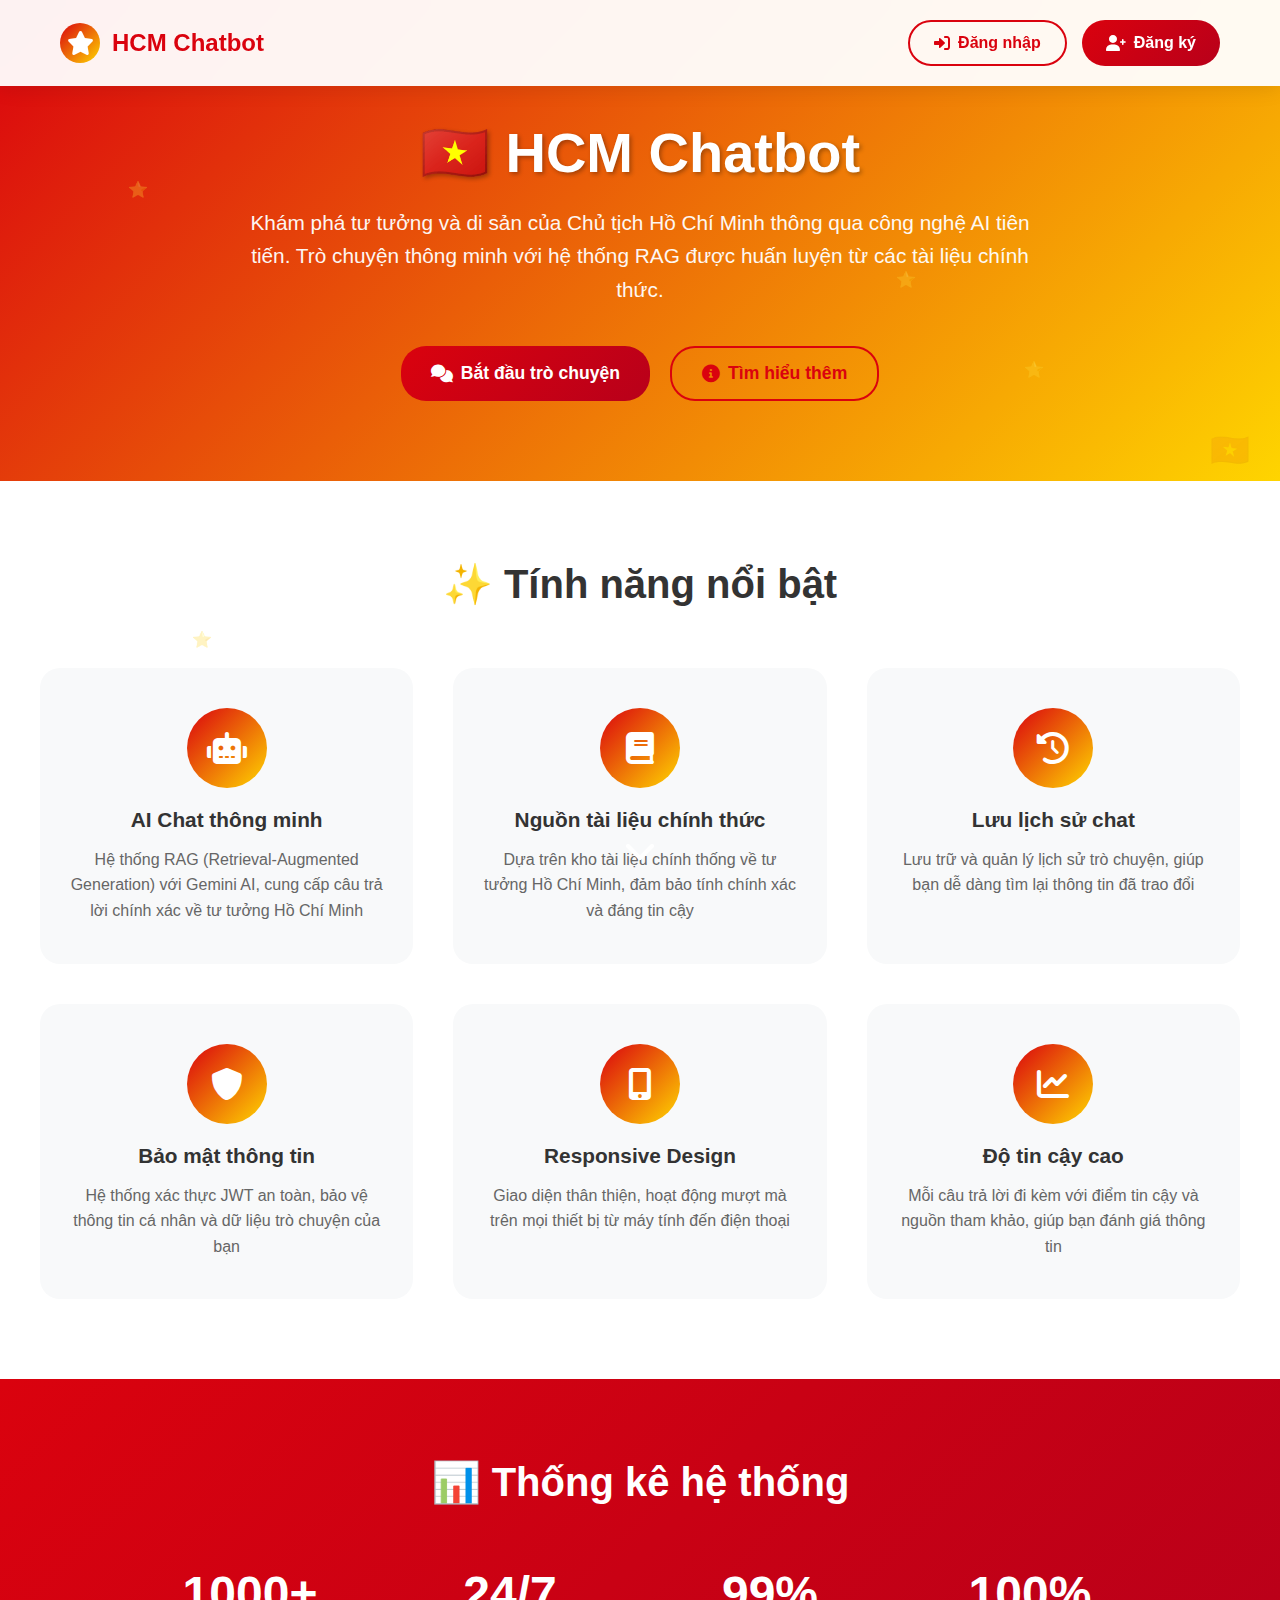
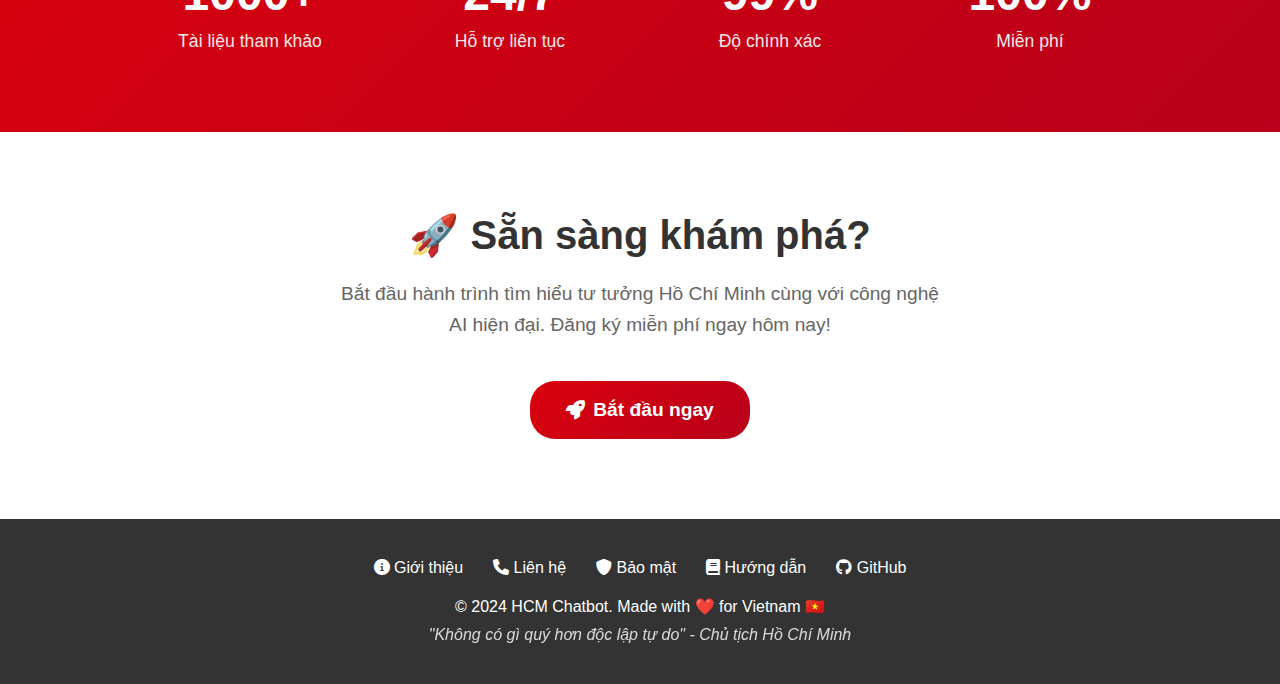
<file: frontend/welcome.html>
<!DOCTYPE html>
<html lang="vi">
<head>
    <meta charset="UTF-8">
    <meta name="viewport" content="width=device-width, initial-scale=1.0">
    <title>HCM Chatbot - Trang chủ</title>
    <link href="https://cdnjs.cloudflare.com/ajax/libs/font-awesome/6.0.0/css/all.min.css" rel="stylesheet">
    <style>
        * {
            margin: 0;
            padding: 0;
            box-sizing: border-box;
        }

        body {
            font-family: 'Segoe UI', Tahoma, Geneva, Verdana, sans-serif;
            background: linear-gradient(135deg, #da020e 0%, #ffd700 50%, #da020e 100%);
            min-height: 100vh;
        }

        .header {
            position: fixed;
            top: 0;
            width: 100%;
            padding: 20px 0;
            background: rgba(255, 255, 255, 0.95);
            backdrop-filter: blur(10px);
            z-index: 1000;
            box-shadow: 0 2px 20px rgba(0,0,0,0.1);
        }

        .nav {
            max-width: 1200px;
            margin: 0 auto;
            padding: 0 20px;
            display: flex;
            justify-content: space-between;
            align-items: center;
        }

        .logo {
            display: flex;
            align-items: center;
            gap: 12px;
            font-size: 1.5rem;
            font-weight: 700;
            color: #da020e;
        }

        .logo-icon {
            width: 40px;
            height: 40px;
            background: linear-gradient(135deg, #da020e, #ffd700);
            border-radius: 50%;
            display: flex;
            align-items: center;
            justify-content: center;
            color: white;
        }

        .nav-buttons {
            display: flex;
            gap: 15px;
        }

        .btn {
            padding: 12px 24px;
            border: none;
            border-radius: 25px;
            font-weight: 600;
            cursor: pointer;
            text-decoration: none;
            display: inline-flex;
            align-items: center;
            gap: 8px;
            transition: all 0.3s ease;
        }

        .btn-primary {
            background: linear-gradient(135deg, #da020e, #b8001a);
            color: white;
        }

        .btn-secondary {
            background: transparent;
            color: #da020e;
            border: 2px solid #da020e;
        }

        .btn:hover {
            transform: translateY(-2px);
            box-shadow: 0 5px 15px rgba(0,0,0,0.2);
        }

        .hero {
            padding: 120px 20px 80px;
            text-align: center;
            color: white;
        }

        .hero-content {
            max-width: 800px;
            margin: 0 auto;
        }

        .hero h1 {
            font-size: 3.5rem;
            font-weight: 700;
            margin-bottom: 20px;
            text-shadow: 2px 2px 4px rgba(0,0,0,0.3);
        }

        .hero .subtitle {
            font-size: 1.3rem;
            margin-bottom: 40px;
            opacity: 0.95;
            line-height: 1.6;
        }

        .hero-buttons {
            display: flex;
            gap: 20px;
            justify-content: center;
            flex-wrap: wrap;
        }

        .hero .btn {
            font-size: 1.1rem;
            padding: 15px 30px;
        }

        .features {
            padding: 80px 20px;
            background: white;
        }

        .features-container {
            max-width: 1200px;
            margin: 0 auto;
        }

        .features h2 {
            text-align: center;
            font-size: 2.5rem;
            color: #333;
            margin-bottom: 60px;
        }

        .features-grid {
            display: grid;
            grid-template-columns: repeat(auto-fit, minmax(300px, 1fr));
            gap: 40px;
        }

        .feature-card {
            text-align: center;
            padding: 40px 30px;
            border-radius: 20px;
            background: #f8f9fa;
            transition: transform 0.3s ease;
        }

        .feature-card:hover {
            transform: translateY(-10px);
        }

        .feature-icon {
            width: 80px;
            height: 80px;
            background: linear-gradient(135deg, #da020e, #ffd700);
            border-radius: 50%;
            display: flex;
            align-items: center;
            justify-content: center;
            font-size: 2rem;
            color: white;
            margin: 0 auto 20px;
        }

        .feature-card h3 {
            font-size: 1.3rem;
            color: #333;
            margin-bottom: 15px;
        }

        .feature-card p {
            color: #666;
            line-height: 1.6;
        }

        .stats {
            padding: 80px 20px;
            background: linear-gradient(135deg, #da020e, #b8001a);
            color: white;
            text-align: center;
        }

        .stats-container {
            max-width: 1000px;
            margin: 0 auto;
        }

        .stats h2 {
            font-size: 2.5rem;
            margin-bottom: 60px;
        }

        .stats-grid {
            display: grid;
            grid-template-columns: repeat(auto-fit, minmax(200px, 1fr));
            gap: 40px;
        }

        .stat-item h3 {
            font-size: 3rem;
            font-weight: 700;
            margin-bottom: 10px;
        }

        .stat-item p {
            font-size: 1.1rem;
            opacity: 0.9;
        }

        .cta {
            padding: 80px 20px;
            background: white;
            text-align: center;
        }

        .cta-container {
            max-width: 600px;
            margin: 0 auto;
        }

        .cta h2 {
            font-size: 2.5rem;
            color: #333;
            margin-bottom: 20px;
        }

        .cta p {
            font-size: 1.2rem;
            color: #666;
            margin-bottom: 40px;
            line-height: 1.6;
        }

        .footer {
            padding: 40px 20px;
            background: #333;
            color: white;
            text-align: center;
        }

        .footer-content {
            max-width: 1200px;
            margin: 0 auto;
        }

        .footer-links {
            display: flex;
            justify-content: center;
            gap: 30px;
            margin-bottom: 20px;
            flex-wrap: wrap;
        }

        .footer-links a {
            color: white;
            text-decoration: none;
            transition: color 0.3s ease;
        }

        .footer-links a:hover {
            color: #ffd700;
        }

        .vietnam-symbols {
            position: fixed;
            top: 50%;
            right: 30px;
            transform: translateY(-50%);
            font-size: 2rem;
            opacity: 0.1;
            z-index: 1;
        }

        @media (max-width: 768px) {
            .hero h1 {
                font-size: 2.5rem;
            }

            .hero .subtitle {
                font-size: 1.1rem;
            }

            .hero-buttons {
                flex-direction: column;
                align-items: center;
            }

            .nav {
                flex-direction: column;
                gap: 20px;
            }

            .vietnam-symbols {
                display: none;
            }

            .features h2,
            .stats h2,
            .cta h2 {
                font-size: 2rem;
            }
        }

        .floating-elements {
            position: fixed;
            top: 0;
            left: 0;
            width: 100%;
            height: 100%;
            pointer-events: none;
            z-index: 1;
        }

        .floating-star {
            position: absolute;
            color: rgba(255, 215, 0, 0.3);
            animation: float 6s ease-in-out infinite;
        }

        @keyframes float {
            0%, 100% { transform: translateY(0) rotate(0deg); }
            50% { transform: translateY(-20px) rotate(180deg); }
        }

        .scroll-indicator {
            position: fixed;
            bottom: 30px;
            left: 50%;
            transform: translateX(-50%);
            color: white;
            font-size: 2rem;
            animation: bounce 2s infinite;
        }

        @keyframes bounce {
            0%, 20%, 50%, 80%, 100% { transform: translateX(-50%) translateY(0); }
            40% { transform: translateX(-50%) translateY(-10px); }
            60% { transform: translateX(-50%) translateY(-5px); }
        }
    </style>
</head>
<body>
    <div class="floating-elements">
        <div class="floating-star" style="top: 20%; left: 10%; animation-delay: 0s;">⭐</div>
        <div class="floating-star" style="top: 40%; left: 80%; animation-delay: 2s;">⭐</div>
        <div class="floating-star" style="top: 70%; left: 15%; animation-delay: 4s;">⭐</div>
        <div class="floating-star" style="top: 30%; left: 70%; animation-delay: 1s;">⭐</div>
    </div>

    <div class="vietnam-symbols">🇻🇳</div>

    <header class="header">
        <nav class="nav">
            <div class="logo">
                <div class="logo-icon">
                    <i class="fas fa-star"></i>
                </div>
                <span>HCM Chatbot</span>
            </div>
            <div class="nav-buttons">
                <a href="auth.html" class="btn btn-secondary">
                    <i class="fas fa-sign-in-alt"></i>
                    Đăng nhập
                </a>
                <a href="auth.html" class="btn btn-primary">
                    <i class="fas fa-user-plus"></i>
                    Đăng ký
                </a>
            </div>
        </nav>
    </header>

    <section class="hero">
        <div class="hero-content">
            <h1>🇻🇳 HCM Chatbot</h1>
            <p class="subtitle">
                Khám phá tư tưởng và di sản của Chủ tịch Hồ Chí Minh thông qua
                công nghệ AI tiên tiến. Trò chuyện thông minh với hệ thống RAG được
                huấn luyện từ các tài liệu chính thức.
            </p>
            <div class="hero-buttons">
                <a href="auth.html" class="btn btn-primary">
                    <i class="fas fa-comments"></i>
                    Bắt đầu trò chuyện
                </a>
                <a href="#features" class="btn btn-secondary">
                    <i class="fas fa-info-circle"></i>
                    Tìm hiểu thêm
                </a>
            </div>
        </div>
        <div class="scroll-indicator">
            <i class="fas fa-chevron-down"></i>
        </div>
    </section>

    <section class="features" id="features">
        <div class="features-container">
            <h2>✨ Tính năng nổi bật</h2>
            <div class="features-grid">
                <div class="feature-card">
                    <div class="feature-icon">
                        <i class="fas fa-robot"></i>
                    </div>
                    <h3>AI Chat thông minh</h3>
                    <p>Hệ thống RAG (Retrieval-Augmented Generation) với Gemini AI, cung cấp câu trả lời chính xác về tư tưởng Hồ Chí Minh</p>
                </div>

                <div class="feature-card">
                    <div class="feature-icon">
                        <i class="fas fa-book"></i>
                    </div>
                    <h3>Nguồn tài liệu chính thức</h3>
                    <p>Dựa trên kho tài liệu chính thống về tư tưởng Hồ Chí Minh, đảm bảo tính chính xác và đáng tin cậy</p>
                </div>

                <div class="feature-card">
                    <div class="feature-icon">
                        <i class="fas fa-history"></i>
                    </div>
                    <h3>Lưu lịch sử chat</h3>
                    <p>Lưu trữ và quản lý lịch sử trò chuyện, giúp bạn dễ dàng tìm lại thông tin đã trao đổi</p>
                </div>

                <div class="feature-card">
                    <div class="feature-icon">
                        <i class="fas fa-shield-alt"></i>
                    </div>
                    <h3>Bảo mật thông tin</h3>
                    <p>Hệ thống xác thực JWT an toàn, bảo vệ thông tin cá nhân và dữ liệu trò chuyện của bạn</p>
                </div>

                <div class="feature-card">
                    <div class="feature-icon">
                        <i class="fas fa-mobile-alt"></i>
                    </div>
                    <h3>Responsive Design</h3>
                    <p>Giao diện thân thiện, hoạt động mượt mà trên mọi thiết bị từ máy tính đến điện thoại</p>
                </div>

                <div class="feature-card">
                    <div class="feature-icon">
                        <i class="fas fa-chart-line"></i>
                    </div>
                    <h3>Độ tin cậy cao</h3>
                    <p>Mỗi câu trả lời đi kèm với điểm tin cậy và nguồn tham khảo, giúp bạn đánh giá thông tin</p>
                </div>
            </div>
        </div>
    </section>

    <section class="stats">
        <div class="stats-container">
            <h2>📊 Thống kê hệ thống</h2>
            <div class="stats-grid">
                <div class="stat-item">
                    <h3>1000+</h3>
                    <p>Tài liệu tham khảo</p>
                </div>
                <div class="stat-item">
                    <h3>24/7</h3>
                    <p>Hỗ trợ liên tục</p>
                </div>
                <div class="stat-item">
                    <h3>99%</h3>
                    <p>Độ chính xác</p>
                </div>
                <div class="stat-item">
                    <h3>100%</h3>
                    <p>Miễn phí</p>
                </div>
            </div>
        </div>
    </section>

    <section class="cta">
        <div class="cta-container">
            <h2>🚀 Sẵn sàng khám phá?</h2>
            <p>
                Bắt đầu hành trình tìm hiểu tư tưởng Hồ Chí Minh cùng với
                công nghệ AI hiện đại. Đăng ký miễn phí ngay hôm nay!
            </p>
            <a href="auth.html" class="btn btn-primary" style="font-size: 1.2rem; padding: 18px 36px;">
                <i class="fas fa-rocket"></i>
                Bắt đầu ngay
            </a>
        </div>
    </section>

    <footer class="footer">
        <div class="footer-content">
            <div class="footer-links">
                <a href="#"><i class="fas fa-info-circle"></i> Giới thiệu</a>
                <a href="#"><i class="fas fa-phone"></i> Liên hệ</a>
                <a href="#"><i class="fas fa-shield-alt"></i> Bảo mật</a>
                <a href="#"><i class="fas fa-book"></i> Hướng dẫn</a>
                <a href="https://github.com" target="_blank"><i class="fab fa-github"></i> GitHub</a>
            </div>
            <p>&copy; 2024 HCM Chatbot. Made with ❤️ for Vietnam 🇻🇳</p>
            <p style="margin-top: 10px; font-style: italic; opacity: 0.8;">
                "Không có gì quý hơn độc lập tự do" - Chủ tịch Hồ Chí Minh
            </p>
        </div>
    </footer>

    <script>
        // Smooth scrolling for anchor links
        document.querySelectorAll('a[href^="#"]').forEach(anchor => {
            anchor.addEventListener('click', function (e) {
                e.preventDefault();
                const target = document.querySelector(this.getAttribute('href'));
                if (target) {
                    target.scrollIntoView({
                        behavior: 'smooth',
                        block: 'start'
                    });
                }
            });
        });

        // Hide scroll indicator after scroll
        window.addEventListener('scroll', () => {
            const scrollIndicator = document.querySelector('.scroll-indicator');
            if (window.scrollY > 100) {
                scrollIndicator.style.opacity = '0';
            } else {
                scrollIndicator.style.opacity = '1';
            }
        });

        // Check if user is already logged in
        window.addEventListener('load', () => {
            const token = localStorage.getItem('token');
            if (token) {
                // User is logged in, update navigation
                const navButtons = document.querySelector('.nav-buttons');
                navButtons.innerHTML = `
                    <a href="chat.html" class="btn btn-primary">
                        <i class="fas fa-comments"></i>
                        Vào Chat
                    </a>
                `;
            }
        });
    </script>
</body>
</html>
</file>
